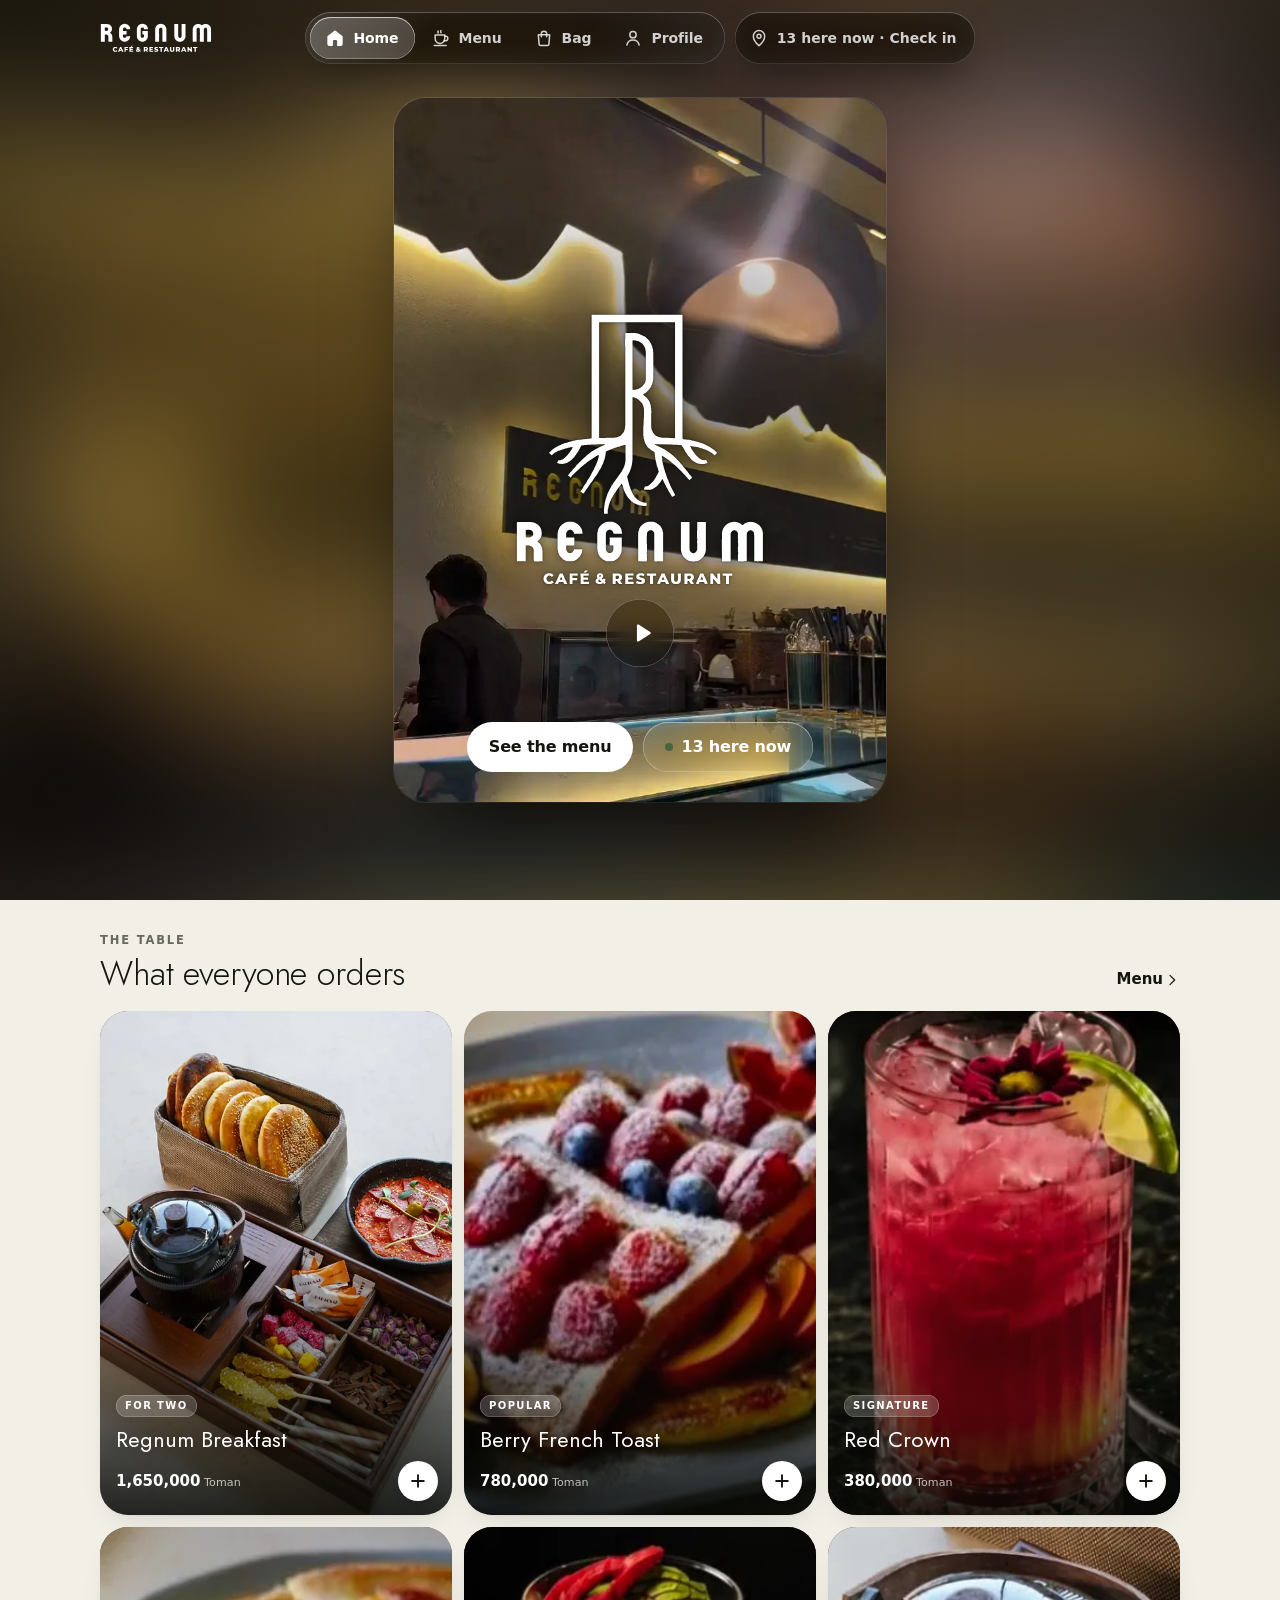
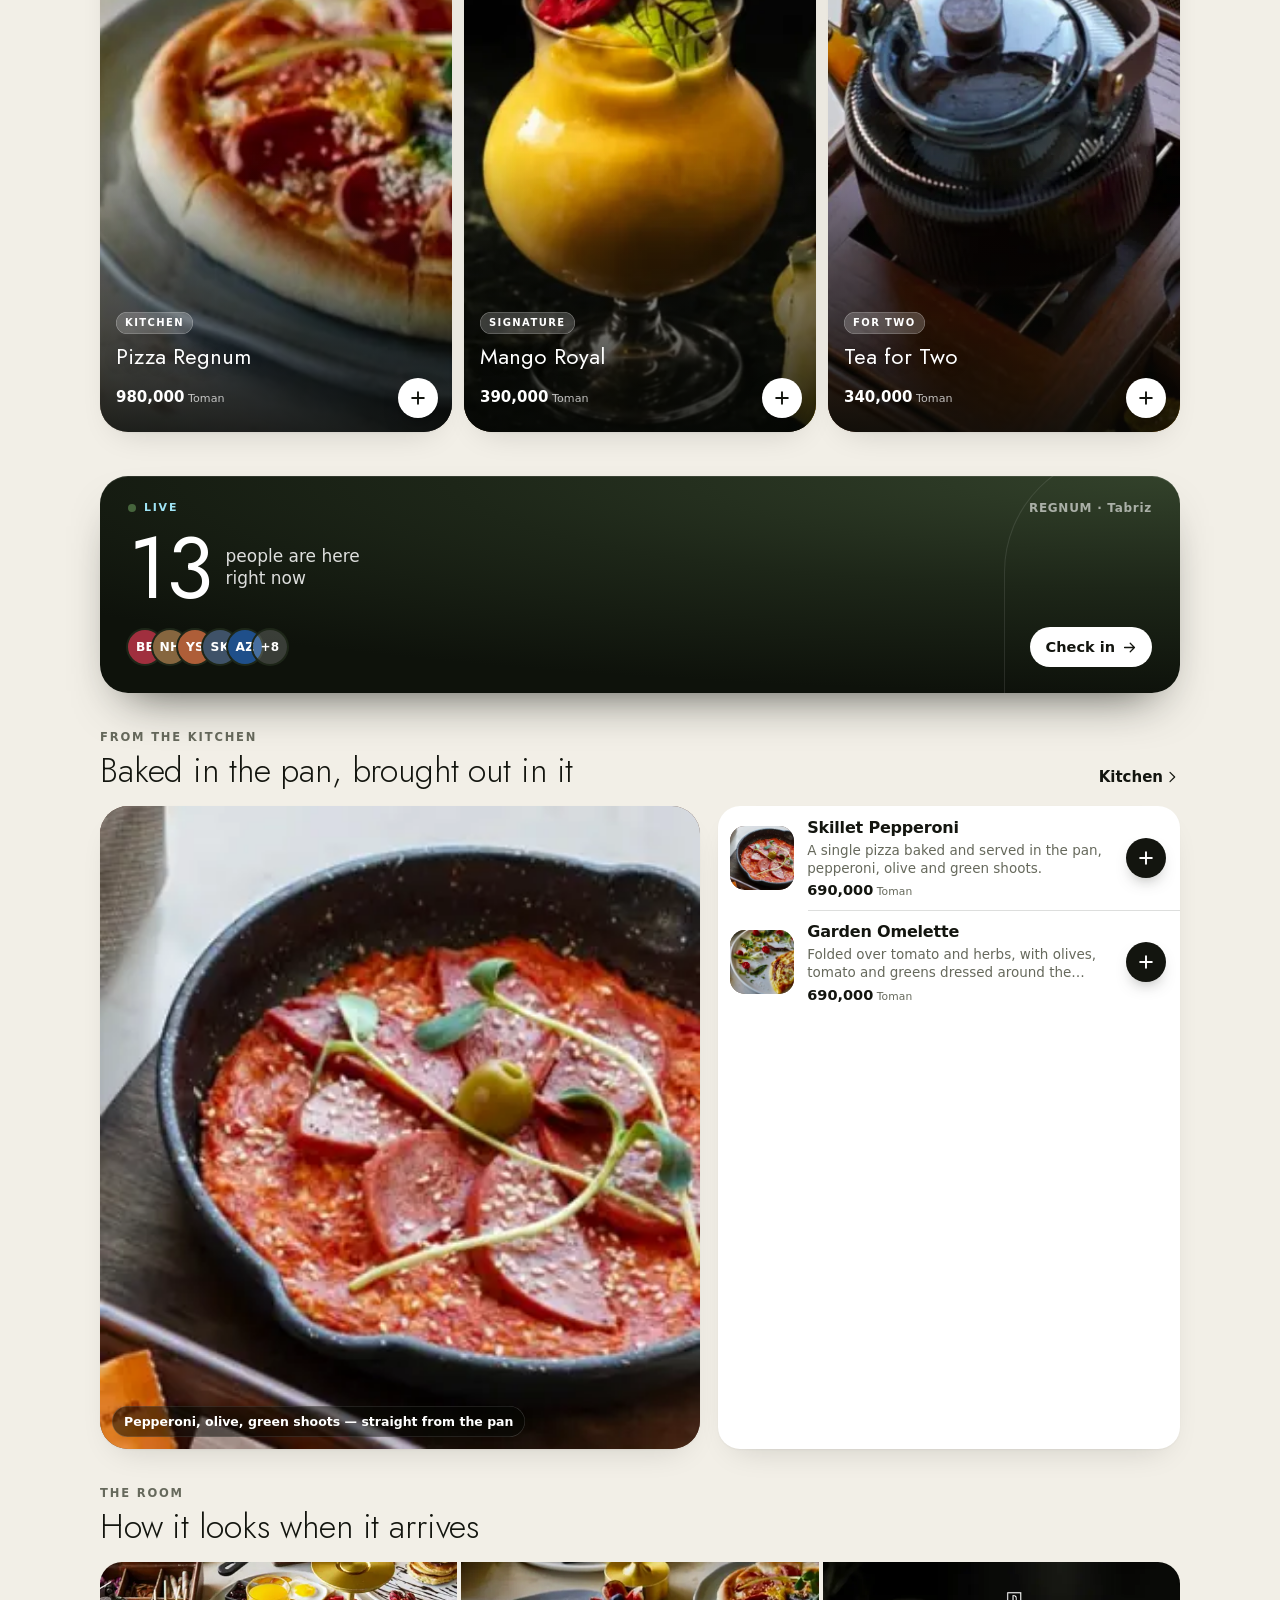
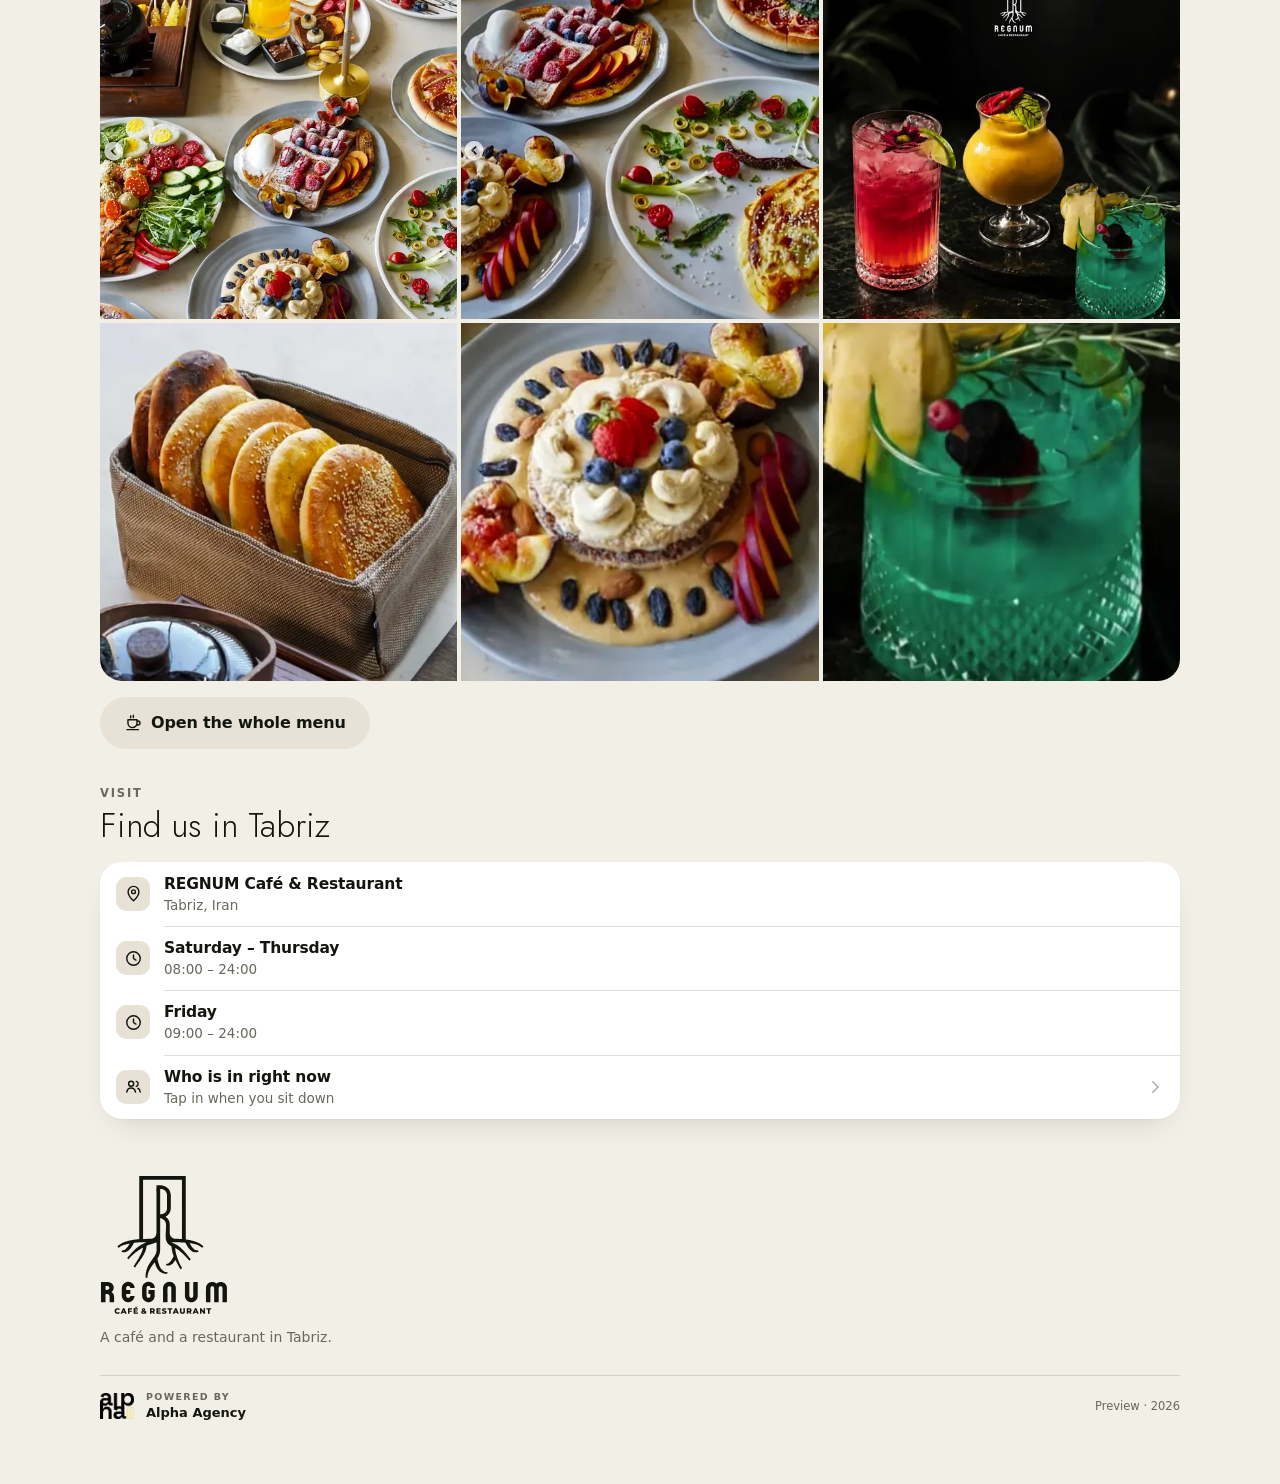
<file: index.html>
<!doctype html>
<html lang="en">
<head>
<meta charset="utf-8">
<meta name="viewport" content="width=device-width,initial-scale=1,viewport-fit=cover">
<title>REGNUM Café &amp; Restaurant — Tabriz</title>
<meta name="description" content="REGNUM Café &amp; Restaurant, Tabriz. The menu, your bag, and who is in the room right now.">
<meta name="robots" content="noindex,nofollow">
<meta name="theme-color" content="#F2EFE7" id="theme-color">
<meta name="color-scheme" content="light dark">
<meta name="apple-mobile-web-app-capable" content="yes">
<meta name="mobile-web-app-capable" content="yes">
<meta name="apple-mobile-web-app-status-bar-style" content="default">
<meta name="apple-mobile-web-app-title" content="REGNUM">
<meta property="og:type" content="website">
<meta property="og:title" content="REGNUM Café &amp; Restaurant">
<meta property="og:description" content="Tabriz. The menu, your bag, and who is in the room right now.">
<meta property="og:url" content="https://ilyatabrizi.github.io/regnum/">
<meta property="og:image" content="https://ilyatabrizi.github.io/regnum/assets/og.jpg">
<meta property="og:image:width" content="1200">
<meta property="og:image:height" content="630">
<meta name="twitter:card" content="summary_large_image">
<link rel="manifest" href="manifest.webmanifest">
<link rel="icon" href="assets/icons/favicon-32.png" type="image/png">
<link rel="apple-touch-icon" href="assets/icons/apple-touch-icon.png">
<link rel="preload" href="assets/fonts/jost.woff2" as="font" type="font/woff2" crossorigin>
<link rel="preload" href="assets/video/poster.webp" as="image" fetchpriority="high">
<link rel="stylesheet" href="css/app.css?v=19143c28a0">
<script>
  // Before anything paints: the theme the customer chose (or the phone's), whether
  // this is a reload (the logo then shows only briefly), and the scroll offset an
  // installed app would otherwise restore.
  (function () {
    var d = document.documentElement, pref = "system", warm = false;
    try { pref = localStorage.getItem("regnum.v1.theme") || "system"; } catch (e) {}
    try { warm = sessionStorage.getItem("regnum.v1.booted") === "1"; } catch (e) {}
    var dark = pref === "dark" || (pref !== "light" && matchMedia("(prefers-color-scheme: dark)").matches);
    d.setAttribute("data-theme", pref);
    d.setAttribute("data-mode", dark ? "dark" : "light");
    var m = document.getElementById("theme-color");
    if (m) m.setAttribute("content", dark ? "#0A0C08" : "#F2EFE7");
    d.className += " booting" + (warm ? " boot-warm" : "");
    if ("scrollRestoration" in history) history.scrollRestoration = "manual";
    // if the app never arrives, do not keep the page behind the opening screen
    setTimeout(function () {
      var b = document.getElementById("boot");
      if (b) { b.parentNode.removeChild(b); d.classList.remove("booting"); }
    }, 9000);
  })();
</script>
<!-- preload:start -->
<link rel="modulepreload" href="js/boot.js">
<link rel="modulepreload" href="js/brand.js">
<link rel="modulepreload" href="js/config.js">
<link rel="modulepreload" href="js/data.js">
<link rel="modulepreload" href="js/hero.js">
<link rel="modulepreload" href="js/icons.js">
<link rel="modulepreload" href="js/install.js">
<link rel="modulepreload" href="js/motion.js">
<link rel="modulepreload" href="js/photos.js">
<link rel="modulepreload" href="js/presence.js">
<link rel="modulepreload" href="js/reel.js">
<link rel="modulepreload" href="js/router.js">
<link rel="modulepreload" href="js/store.js">
<link rel="modulepreload" href="js/tabbar.js">
<link rel="modulepreload" href="js/theme.js">
<link rel="modulepreload" href="js/ui.js">
<link rel="modulepreload" href="js/util.js">
<link rel="modulepreload" href="js/views/bag.js">
<link rel="modulepreload" href="js/views/checkin.js">
<link rel="modulepreload" href="js/views/home.js">
<link rel="modulepreload" href="js/views/menu.js">
<link rel="modulepreload" href="js/views/order.js">
<link rel="modulepreload" href="js/views/profile.js">
<!-- preload:end -->
<script type="module" src="js/app.js?v=19143c28a0"></script>
</head>
<body>

<!-- boot:start -->
<div id="boot" aria-hidden="true"><div class="boot-logo"><svg class="logo" viewBox="0 0 1070 1169" fill="currentColor" focusable="false"><path fill-rule="evenodd" d="M717 8l-389 0 0 527-2 2-5 0-1 1-12 0-1 1-16 1-1 1-7 0-1 1-6 0-1 1-11 1-1 1-4 0-5 2-5 0-1 1-4 0-4 2-8 1-10 4-3 0-1 1-8 2-3 2-7 2-5 3-2 0-24 13-11 8-12 12 0 1 11 10 1 0 5-6 7-5 16-8 7-2 5-3 3 0 1-1 6-1 7-3 8-1 4-2 8-1 1-1 5 0 5-2 1 2-3 6-12 18-4 4-2 4-14 14-7 5-11 4-8 0-6 11 3 2 2 0 4 2 16 1 1-1 5 0 1-1 10-2 17-11 14-14 9-12 11-17 11-21 12-1 1-1 10 0 1-1 15 0 1-1 28 0 1-1 32 0 1 1-10 5-2 0-20 10-2 2-2 0-4 2-10 7-8 4-16 13-1 0-12 11-1 0-35 35-5 7-11 11-4 6-8 8 0 1-8 9 0 1 4 4 1 0 5 5 2 0 6-8 22-22 1 0 14-14 6-4 8-8 7-4 5-5 4-2 10-8 6-3 17-12 12-6 2 1-1 8-1 1 0 3-1 1 0 3-1 1 0 3-1 1-1 5-2 3 0 2-2 3-2 7-8 15 0 2-2 4-2 2-14 27-12 18-2 5-13 19-4 8-10 14 10 8 4 1 14-22 3-3 11-17 12-15 5-9 12-16 6-11 10-15 4-8 0-2 6-11 4-13 3-6 1-8 1-1 0-4 1-1 0-5 1-1 1-12 10-5 7-2 5-3 5-1 3-2 2 0 4-2 3 0 3-2 3 0 3-2 2 0 4-2 3 0 9-4 3 0 1-1 3 0 1-1 3 0 5-2 2 1 0 69-1 1 0 6-1 1-1 7-1 1-2 8-2 3 0 2-4 6-3 7-39 55-1 3-4 5-5 10-2 2-12 25-1 5-2 3 0 2-4 10 0 3-2 5 0 4-2 5-1 12-1 1 0 9-1 1 0 23 15 0 1-1 0-16 2-5 0-4 1-1 2-11 1-1 2-8 2-3 0-2 3-5 0-2 4-8 2-2 4-9 2-2 5-9 3-3 11-17 4-4 12-16 6 16 0 3 1 1 1 5 9 20 2 2 2 5 6 9 12 13 12 9 17 8 3 0 4 2 8 1 1 1 7 0 1 1 14 0 0-4 1-1 0-6-1-1 0-2-14-1-1-1-8-2-8-4-7-5-13-13-5-7-8-15 0-2-6-13 0-2-5-13-1-7-2-4 0-3-2-5 0-4-1-1 0-4-2-5 0-2 2-2 10-20 0-2 4-8 0-3 2-4 0-3 2-5 0-4 1-1 0-5 1-1 0-10 1-1 0-268 2-2 4 2 3 0 5 3 2 0 10 6 12 12 5 7 1 4 2 3 1 6 1 1 0 4 1 1 0 39-1 1-1 32-1 1 0 43 1 1 1 13 2 4 0 3 1 1 2 8 4 8 7 10 7 7 1 0 8 7 14 8 0 4 1 1 0 8 1 1 0 6 1 1 0 7 1 1 0 4 2 5 0 5 1 1 3 15 5 13 0 3 3 6 0 3-7 15-2 2-3 7-11 17-18 17-8 4-10 2-2 4 0 2-3 5 1 1 6 1 1 1 18 0 1-1 3 0 1-1 5-1 6-3 14-10 7-7 0-1 8-9 6-9 1-3 2-1 19 38 2 2 8 16 2 2 10 18 2 0 12-7-22-43 0-2-6-12-1-5-5-10 0-2-2-3-4-14-3-6 0-3-1-1 0-2-2-4 0-3-2-4 0-3-2-4 0-3-1-1 0-3-2-5 0-4-1-1 0-4-1-1 0-4-1-1 0-10-1-1 0-9 1-1 29 19 24 21 1 0 32 31 0 1 14 14 0 1 16 17 0 1 11-10 1 0-1-3-5-7-5-5-10-14-5-5 0-1-9-10-4-6-13-14 0-1-15-15 0-1-17-16-1 0-6-6-26-18-32-16-2 0-5-3-4-1-1-1 1-1 75 1 1 1 21 0 1 1 13 0 1 1 3 0 2 2 2 5 2 2 10 19 3 3 8 13 9 10 0 1 9 9 13 9 11 5 8 1 1 1 19 0 1-1 7-1 6-3 0-1-6-11-4 0-1 1-11-1-1-1-5-1-2-2-6-3-14-14-6-9-4-4-5-9-2-2-5-10-2-2 0-2 1-1 2 1 6 0 1 1 6 0 1 1 5 0 5 2 4 0 1 1 3 0 11 4 7 1 3 2 8 2 9 5 4 1 2 2 10 5 6 4 9 8 1 0 9-9 2-1-12-12-20-14-27-13-2 0-3-2-2 0-19-7-3 0-1-1-3 0-1-1-3 0-5-2-4 0-1-1-3 0-5-2-4 0-1-1-6 0-1-1-5 0-1-1-14-1-3-3 1-1-1-1zM510 117l1 1 6 0 1 1 4 0 1 1 6 1 14 9 5 5 8 13 0 2 2 3 1 10 1 1 0 122-1 1 0 4-1 1-1 5-3 6-10 12-7 5-10 5-6 1-1 1-4 0-1 1-7 0-1 1-3 0-1-1 0-209 2-2zM361 40l323 0 1 1 0 494-1 1-6 0-1-1-18 0-1-1-28 0-1-1-6 0-1-1-7-1-12-6-11-11-7-14-1-9-1-1 0-63 1-1 0-6-1-1 0-12-1-1-1-11-1-1 0-3-1-1-2-8-7-12-9-10 0-1-1 0-12-10 8-6 3-1 14-13 9-13 7-17 0-4 1-1 0-4 1-1 0-7 1-1 0-112-1-1 0-11-1-1 0-3-1-1-2-10-7-15-6-9-12-12-8-6-5-2-6-4-2 0-11-5-3 0-5-2-5 0-1-1-44 0 0 24-1 1 0 29 1 1 0 343-1 1 0 8-1 1-2 10-4 8-11 12-6 3-2 2-2 0-3 2-3 0-4 2-6 0-1 1-36 0-1 1-28 0-1-1 0-493z"/><path fill-rule="evenodd" d="M710 895l0 120 1 1 0 5 1 1 1 6 6 12 3 4 13 12 10 5 6 1 1 1 5 0 1 1 9 0 1-1 6 0 1-1 4 0 1-1 5-1 10-6 11-11 8-14 0-2 2-4 0-4 1-1 0-122-1-1-36 0 0 36-1 1 0 32 1 1 0 10-1 1 0 6 1 1 0 16-1 1 0 3 1 1 0 7-4 10-4 4-7 3-3 0-1-1-5-1-6-6-2-4 0-4-1-1 0-116zM9 895l0 2-1 1 0 165 38 0 0-67 1-1 15 0 9 4 6 6 3 7 0 45 1 1 0 5 4 0 1 1 20 0 1-1 9 0 1 1 1-1 0-46-1-1-1-10-1-1-1-5-5-9-3-4-10-9 11-11 6-12 2-15-1-1-1-10-4-10-4-6-8-8-13-7-6-1-1-1-6 0-1-1zM47 929l4 0 1-1 10 0 1 1 3 0 5 2 5 5 1 5 1 1 0 5-2 5-6 6-4 2-3 0-1 1-15-1-1-1 0-29zM899 911l-6 8-4 8 0 2-2 4 0 4-1 1 0 29-1 1 1 95 2 0 1 1 31 0 1-1 1 1 1-1 0-119 1-1 1-5 5-5 6-3 5 0 7 3 3 3 3 6 0 27 1 1 0 3-1 1 0 9 1 1 0 17-1 1 0 20 1 1 0 11-1 1 0 25 1 1 0 2 4 0 1 1 21 0 1-1 10 0 0-118 3-8 7-6 3 0 1-1 5 0 1 1 2 0 6 5 3 5 0 8 1 1 0 113 11 0 1 1 6 0 1-1 9 0 1 1 2 0 1-1 5 0 0-124-1-1 0-5-1-1-1-5-2-3 0-2-8-11-5-5-14-8-2 0-4-2-3 0-1-1-8 0-1-1-2 0-1 1-9 0-1 1-8 2-6 3-8 6-2 0-7-5-10-5-3 0-4-2-14-1-1 1-6 0-1 1-7 1-10 5-6 4zM560 897l-10 5-12 11-7 12-1 6-2 4 0 5-1 1 0 122 37 1 0-6 1-1 0-10-1-1 0-4 1-1 0-9-1-1 0-8 1-1 0-32-1-1 0-18 1-1-1-1 0-16 1-1 0-10 3-6 3-3 6-3 8 0 4 2 6 6 0 2 1 1 0 122 2 0 1 1 9 0 1-1 12 0 1 1 8-1 1 1 1-1 2 0 0-124-1-1 0-3-1-1 0-3-1-1-1-5-7-12-8-8-13-8-2 0-4-2-3 0-1-1-5 0-1-1-17 1-1 1-3 0-3 2zM399 893l-1 1-9 1-14 7-11 10-8 13-2 10-1 1 0 5-1 1 0 69 1 1 0 7 1 1 0 4 1 1 1 5 6 11 8 9 8 6 14 6 3 0 1 1 19 0 1-1 3 0 1-1 5-1 13-8 10-11 1-3 3-4 0-2 2-3 0-2 2-4 0-5 1-1 0-55-1-1-50 0-1 1 0 7 1 1 0 4-1 1 0 18 2 2 13 0 1 1 0 17-1 1-1 5-2 3-7 5-9 0-1-1-2 0-7-7 0-2-2-4 0-71 1-1 0-2 2-4 4-4 6-3 7 0 6 3 5 6 2 8 36 0 0-7-1-1 0-4-1-1-1-6-4-8-4-6-7-7-9-6-13-5-5 0-1-1zM228 893l-1 1-10 2-14 8-9 9-6 9 0 2-2 3 0 2-2 4 0 3-1 1 0 7-1 1 0 67 1 1 1 10 7 16 7 8 0 1 1 0 5 5 6 4 12 5 4 0 1 1 18 0 1-1 3 0 1-1 5-1 9-5 12-11 5-7 4-8 0-2 2-4 0-4 1-1 0-7-35 0-3 8-7 7-2 0-1 1-9 0-4-2-4-4-2-3 0-2-2-4 0-16 2-2 2 1 30 0 1-1 0-32-1-1-33 0-1-1 0-17 1-1 0-3 6-8 7-3 6 0 5 2 6 6 2 4 0 4 1 1 35 0 1-1 0-6-1-1-1-8-4-9-3-3-2-4-9-9-12-7-2 0-7-3-5 0-1-1z"/><path fill-rule="evenodd" d="M889 1115l0 9 1 1 12 0 1 1 0 33 1 1 11 0 1-1 0-33 1-1 12 0 1-1 0-8-1-1zM836 1115l0 44 1 1 11 0 0-21 1-1 6 6 0 1 6 6 2 4 5 5 10 0 1-1 0-2-1-1 0-4 1-1 0-5-1-1 0-30-12 0 0 21-1 1-10-11-8-11zM793 1115l-2 3-3 10-5 9 0 2-4 7 0 2-3 5 0 2-2 4 2 0 1 1 9 0 2-3 1-4 2-2 17 0 2 2 1 4 2 3 12-1-1-4-2-3 0-2-3-5 0-2-4-7 0-2-6-11 0-2-3-6zM799 1129l2 1 0 2 4 8-2 2-8 0-1-1 1-4 2-3 0-2zM725 1115l0 44 1 1 11 0 1-1 0-10 2-2 4 0 9 13 9 0 1-1 2 0 1 1-1-3-7-10 0-2 5-4 2-4 0-4 1-1-1-7-3-5-4-3-5-2zM738 1126l1-1 10 0 3 3 1 4-1 2-5 4-7 0-2-2zM668 1115l0 30 1 1 1 5 5 6 7 3 15 0 5-2 5-5 3-8 0-30-12 0-1 1 0 11 1 1 0 11-1 1 0 4-4 5-2 0-1 1-5-1-4-5 0-29zM627 1115l-2 4 0 2-8 16 0 2-6 11 0 2-3 7 11 1 2-1 1-4 3-4 17 0 5 9 11 0 2-1-15-31 0-2-3-5-1-5-1-1zM633 1130l2 1 1 4 3 5-2 2-8 0-1-1 2-4 0-2zM564 1115l0 9 2 0 1 1 10 0 1 1 0 33 1 1 11 0 1-1 0-33 1-1 12 0 1-1-1-1 0-8zM472 1115l0 45 35 0 1-1 0-8-1-1-21 0-2-2 0-5 1-1 3 0 1-1 15 0 0-9-18 0-2-2 0-4 2-2 21 0 0-9zM418 1115l0 44 1 1 11 0 1-1 0-3-1-1 1-1 0-6 1-1 4 0 10 13 13 0-9-14 6-6 2-4 0-9-2-5-4-4-7-3zM431 1126l1-1 10 0 3 3 0 6-5 4-7 0-2-2zM281 1115l-1 1 0 7 1 1 0 35 2 1 33 0 1-1 0-9-22 0-2-2 0-5 1-1 18 0 1-1 0-8-1-1-18 0-1-1 0-5 2-2 1 1 14 0 1-1 5 0 0-8-1-1zM268 1115l-34 0-1 1 1 1 0 43 12 0 0-15 1-1 19 0 0-9-2-1-17 0-1-1 0-7 2-2 20 1zM191 1115l0 2-5 9 0 2-4 7 0 2-10 20 0 3 11 0 2-1 1-4 3-4 17 0 2 2 0 2 2 4 2 1 11 0 1-1-2-2-2-7-7-13 0-2-3-5 0-2-2-3 0-2-2-3-1-4-1-1zM197 1130l2 1 1 4 3 5-2 2-7 0-1-1 0-3zM532 1114l-7 3-4 4-2 4 0 7 4 6 9 4 7 1 5 4-5 4-4 0-1-1-4 0-8-4-4 8 0 2 3 2 6 1 1 1 16 0 1-1 5-1 5-5 1-5 1-1-1-2 0-4-3-4-5-3-11-2-5-3 0-3 3-2 8 0 8 3 1-4 3-5-3-2-2 0-4-2zM355 1116l-5 6 0 8 3 5-2 1-6 7 0 9 1 2 3 3 7 3 13 0 5-2 2-2 1 0 4 4 3-1 4-5 0-2-3-3 0-3 2-4 0-4-8-2-1 1 0 2-2 2-3-2-2-3 3-2 3-4 0-2 1-1-1-7-4-4-5-2-8 0zM357 1145l1-2 3-2 2 3 6 5-2 2-7 0-3-3zM366 1122l2 2 0 2-4 4-3-2-1-3 3-3zM137 1115l-6 3-4 4-4 7 0 3-1 1 0 9 1 1 1 5 8 9 7 3 15 0 7-3 5-5-8-7-4 3-5 2-4 0-6-3-4-6 0-8 7-8 3 0 1-1 6 1 6 5 7-7 0-1-5-5-4-2-3 0-1-1-11 0-1 1zM293 1111l10 0 10-9-13 0z"/></svg></div></div>
<!-- boot:end -->

<!-- Top bar: back on a pushed screen, the page title once its large title has scrolled under, the lockup on Home. -->
<header id="bar" class="bar">
  <button class="bar-btn" id="bar-back" type="button" aria-label="Back" hidden></button>
  <a class="bar-logo" id="bar-logo" href="#/" aria-label="REGNUM — home"></a>
  <span class="bar-title" id="bar-title" aria-hidden="true"></span>
</header>

<main id="view" class="view"></main>

<!-- Four places on one capsule of glass; the lens under the current one slides. Check-in stands apart. -->
<nav id="tabbar" class="tabbar" aria-label="Primary" data-tone="light">
  <div class="tabs" id="tabs">
    <span class="tabs-lens" id="tabs-lens" aria-hidden="true"></span>
    <div class="tabs-row" id="tabs-row">
      <a class="tab" draggable="false" data-tab="home" href="#/"><span class="tab-ico"></span><span class="tab-l">Home</span></a>
      <a class="tab" draggable="false" data-tab="menu" href="#/menu"><span class="tab-ico"></span><span class="tab-l">Menu</span></a>
      <a class="tab" draggable="false" data-tab="bag" href="#/bag"><span class="tab-ico"></span><span class="tab-l">Bag</span><span class="tab-badge" id="bag-badge" aria-hidden="true"></span></a>
      <a class="tab" draggable="false" data-tab="profile" href="#/profile"><span class="tab-ico"></span><span class="tab-l">Profile</span></a>
    </div>
  </div>
  <a class="ci-btn" id="ci-btn" href="#/checkin" aria-label="Check in" data-in="0">
    <svg class="ci-ring" viewBox="0 0 64 64" aria-hidden="true"><circle class="ci-ring-fill" cx="32" cy="32" r="30" pathLength="1000"/></svg>
    <span class="ci-ico" id="ci-ico"></span>
    <span class="ci-l" id="ci-l">Check in</span>
    <span class="ci-wide" id="ci-wide">Check in</span>
    <span class="ci-count" id="ci-count" aria-hidden="true"></span>
  </a>
</nav>

<div id="sheet-root"></div>
<div id="toast-root" aria-live="polite" aria-atomic="true"></div>

<noscript><p style="padding:24px;font:15px/1.5 system-ui">REGNUM needs JavaScript to run.</p></noscript>
</body>
</html>
</file>
<file: css/app.css>
/* REGNUM Café & Restaurant — the design system.

   Stone and ink. The page is the colour of the marble their counters are cut
   from; the ink is the warm near-black of the table the drinks stand on. Their
   green — the leaf green of the banquettes, #46653C — is deliberately NOT the
   colour of the interface. It is held back for two jobs and no others: what the
   hand is touching (hover, press, focus, selection) and what is alive right now
   (the live dot, the room count, the hour you have left). Everything a green
   brand usually stains — buttons, tabs, links, headings, tiles — is ink. The
   photographs and the reel carry the colour instead.

   One display face, Jost, built on the same rounded geometry as their lockup,
   for the words that speak for the house; the phone's own face for everything
   that works.

   Glass is iOS's: thin and genuinely see-through — a small blur with a big
   saturation lift, clamped with brightness so type holds over anything that
   passes under it. Over the reel it turns dark; over the page it is the
   theme's own. Nothing that carries glass ever sits inside a transformed or
   filtered ancestor: that would leave it blurring nothing. */

@font-face { font-family: "Jost"; src: url("../assets/fonts/jost.woff2") format("woff2"); font-weight: 100 900; font-display: swap; }

/* ------------------------------------------------------------------ tokens */
:root {
  --paper: #F2EFE7;                 /* their marble, lightened to paper */
  --paper-2: #E8E3D7;
  --card: #FFFFFF;
  --sheet: #F7F5EE;
  --tint: #E7E2D5;                  /* glyph tiles, steppers, soft buttons */
  --ink: #13150F;                   /* the warm near-black of their table */
  --ink-2: #45483D;
  --ink-3: #66695C;                 /* 5.1:1 on paper */
  --ink-4: #A5A79A;
  --line: rgba(19, 21, 15, .08);
  --line-2: rgba(19, 21, 15, .14);
  --accent: #13150F;                /* links, selected tabs, glyphs — ink, not green */
  --on-light: #13150F;              /* type on a surface that is white in BOTH themes —
                                       a card's add button, the room's CTA, the badge over
                                       the reel. It must not follow --ink, which turns cream
                                       at night and would vanish. Defined once, never flipped. */
  --accent-soft: rgba(19, 21, 15, .07);
  --primary: #13150F;               /* buttons */
  --on-primary: #FFFFFF;
  --live: #46653C;                  /* alive things only: the room, your hour, the dot */
  --live-ink: #3B5632;              /* 6.3:1 on paper, for green set as words */
  --live-soft: rgba(70, 101, 60, .12);
  --on-live: #FFFFFF;               /* what sits ON their green. By day the green is dark
                                       enough for white; at night it is lifted to stay
                                       legible on black, and white on THAT is 2.4:1 — so
                                       this flips to ink instead of staying white. */
  --danger: #A3342B;
  --scrim: rgba(10, 12, 8, .38);
  --room-a: #33422B; --room-b: #1D2618; --room-c: #0E120B;
  color-scheme: light;

  --glass-bg: rgba(255, 255, 255, .56);
  --glass: blur(12px) saturate(190%) brightness(1.07);
  --glass-strong: blur(20px) saturate(190%) brightness(1.06);
  --glass-edge: inset 0 0 0 .5px rgba(255, 255, 255, .8), inset 0 1px 0 rgba(255, 255, 255, .9), 0 0 0 .5px rgba(19, 21, 15, .09);
  --glass-shadow: 0 14px 36px -12px rgba(19, 21, 15, .3), 0 2px 8px rgba(19, 21, 15, .05);
  --sheen: 1;

  --display: "Jost", "Futura", "Avenir Next", "Century Gothic", "Trebuchet MS", system-ui, sans-serif;
  --sans: -apple-system, BlinkMacSystemFont, "SF Pro Text", "SF Pro Display", "Helvetica Neue", "Segoe UI", Roboto, system-ui, sans-serif;

  --r-xl: 28px; --r-lg: 22px; --r-md: 16px; --r-sm: 12px;
  --shadow-card: 0 1px 2px rgba(19, 21, 15, .04), 0 14px 34px -18px rgba(19, 21, 15, .2);
  --ease-out: cubic-bezier(.22, 1, .36, 1);
  --spring: cubic-bezier(.34, 1.45, .64, 1);
  --spring-soft: cubic-bezier(.3, 1.18, .5, 1);
  --spring-sheet: cubic-bezier(.2, 1.08, .32, 1);

  --safe-t: env(safe-area-inset-top, 0px);
  --safe-b: env(safe-area-inset-bottom, 0px);
  --bar-h: 52px;
  --tabs-h: 62px;
  --tabs-gap: 12px;
  --tabs-pad: 6px;
  --group-w: min(calc(100vw - 28px), 440px);
  --clear-b: calc(var(--tabs-h) + var(--tabs-gap) + var(--safe-b) + 34px);
  --wrap: 1120px;
  --narrow: 720px;
}

/* Night at REGNUM: the green-black of the marble in their own photograph, not
   grey. Cream does what ink does by day, and the green lifts to stay legible. */
:root[data-mode="dark"] {
  color-scheme: dark;
  --paper: #0A0C08; --paper-2: #12150E; --card: #171A12; --sheet: #14180F; --tint: #22261A;
  --ink: #F1EFE4; --ink-2: #C6C6B6; --ink-3: #949585; --ink-4: #5A5C4E;
  --line: rgba(241, 239, 228, .08); --line-2: rgba(241, 239, 228, .14);
  --accent: #E3E0D0; --accent-soft: rgba(227, 224, 208, .1);
  --primary: #EDEADB; --on-primary: #13150F;
  --live: #8CB278; --live-ink: #A6C893; --live-soft: rgba(140, 178, 120, .16); --on-live: #13150F;
  --danger: #E58C82;
  --scrim: rgba(0, 0, 0, .55);
  --room-a: #3C4E33; --room-b: #1F291A; --room-c: #0C1009;
  --glass-bg: rgba(22, 29, 42, .44);
  --glass: blur(12px) saturate(170%) brightness(.66);
  --glass-strong: blur(20px) saturate(170%) brightness(.6);
  --glass-edge: inset 0 0 0 .5px rgba(255, 255, 255, .12), inset 0 1px 0 rgba(255, 255, 255, .1), 0 0 0 .5px rgba(0, 0, 0, .5);
  --glass-shadow: 0 16px 38px -12px rgba(0, 0, 0, .75);
  --shadow-card: 0 0 0 .5px rgba(241, 239, 228, .06), 0 16px 36px -18px rgba(0, 0, 0, .75);
  --sheen: .3;
}

html.theming, html.theming *, html.theming *::before, html.theming *::after {
  transition: background-color .45s ease, color .45s ease, border-color .45s ease, fill .45s ease, box-shadow .45s ease !important;
}

/* ------------------------------------------------------------------- base */
*, *::before, *::after { box-sizing: border-box; }
html { overflow-x: clip; background: var(--paper); -webkit-text-size-adjust: 100%; }
html.booting, html.sheet-open { overflow: hidden; }
body {
  margin: 0; min-height: 100svh; background: var(--paper); color: var(--ink);
  font: 400 16px/1.45 var(--sans); -webkit-font-smoothing: antialiased; -moz-osx-font-smoothing: grayscale;
  -webkit-tap-highlight-color: transparent; overscroll-behavior-y: none;
}
img, svg, video, canvas { display: block; max-width: 100%; }
button, input, textarea, select { font: inherit; color: inherit; }
button { background: none; border: 0; padding: 0; margin: 0; cursor: pointer; touch-action: manipulation; }
a { color: inherit; text-decoration: none; }
ul, ol { list-style: none; margin: 0; padding: 0; }
h1, h2, h3, h4, p, figure, figcaption, fieldset { margin: 0; }
[hidden] { display: none !important; }
:focus { outline: none; }
:focus-visible { outline: 2px solid var(--live); outline-offset: 3px; border-radius: 10px; }
::selection { background: var(--live-soft); }
.sr { position: absolute; width: 1px; height: 1px; overflow: hidden; clip: rect(0 0 0 0); white-space: nowrap; }

/* ------------------------------------------------------------- typography
   Jost is a geometric sans, so the display sizes take a LIGHT weight and open
   tracking rather than a serif's regular: 300 at 29px and up is where their own
   monoline lettering lives, and it keeps a large title quiet next to the
   photographs instead of shouting over them. */
.lt { font: 300 39px/1.05 var(--display); letter-spacing: -.005em; color: var(--ink); }
.d1 { font: 300 47px/1.02 var(--display); letter-spacing: -.012em; }
.d2 { font: 300 30px/1.12 var(--display); letter-spacing: -.004em; }
.d3 { font: 400 21px/1.22 var(--display); letter-spacing: .002em; }
.t2 { font: 700 21px/1.2 var(--sans); letter-spacing: -.02em; }
.t3 { font: 600 17px/1.3 var(--sans); letter-spacing: -.012em; }
.eyebrow { font: 600 11.5px/1.2 var(--sans); letter-spacing: .16em; text-transform: uppercase; color: var(--ink-3); }
.body { font-size: 16px; line-height: 1.5; color: var(--ink-2); }
.small { font-size: 14px; line-height: 1.45; color: var(--ink-2); }
.tiny { font-size: 12.5px; line-height: 1.5; color: var(--ink-3); }
.money { font-variant-numeric: tabular-nums lining-nums; }
small.cur { font-size: .74em; font-weight: 500; margin-left: .32em; color: var(--ink-3); letter-spacing: .01em; }
.sec-t { font: 600 12.5px/1 var(--sans); letter-spacing: .13em; text-transform: uppercase; color: var(--ink-3); margin: 0 4px 12px; }

/* ----------------------------------------------------------------- layout */
.wrap { width: 100%; max-width: var(--wrap); margin: 0 auto; padding: 0 20px; }
.wrap.narrow { max-width: var(--narrow); }
.view { min-height: 100svh; padding-bottom: var(--clear-b); transition: transform .5s var(--spring-sheet), filter .4s; }
/* backwards, not both: a filled end state is an identity transform, and an ancestor
   with any transform leaves the glass inside it blurring nothing */
.screen { animation: viewIn .36s var(--ease-out) backwards; }
.screen.pad-top { padding-top: calc(var(--bar-h) + var(--safe-t) + 4px); }
.ph { padding: 6px 0 18px; }
.ph-sub { margin-top: 8px; font-size: 15.5px; line-height: 1.45; color: var(--ink-3); max-width: 34em; }
.sec { margin-top: 38px; }
.sec-head { display: flex; align-items: flex-end; justify-content: space-between; gap: 14px; margin-bottom: 16px; }
.sec-head .eyebrow { margin-bottom: 7px; }
.link { display: inline-flex; align-items: center; gap: 1px; padding-bottom: 5px; font: 600 15px/1 var(--sans); color: var(--accent); white-space: nowrap; }
.link svg { width: 16px; height: 16px; }
.rv { opacity: 0; transform: translateY(18px); transition: opacity .7s var(--ease-out), transform .8s var(--ease-out); }
.rv.in { opacity: 1; transform: none; }
.pic { background-color: var(--tone, var(--tint)); object-fit: cover; }

/* ------------------------------------------------------- their green, here
   The whole reason the interface is stone and ink: so that the moment a cursor
   lands on something, REGNUM's own colour arrives and means "this one". Guarded
   by (hover: hover) — a finger has no hover, and on a phone a sticky :hover
   would leave the last thing tapped standing in green. The press and focus
   states below carry the same colour to a touch screen. */
@media (hover: hover) and (pointer: fine) {
  .btn:hover:not([disabled]) { background: var(--live); color: var(--on-live); }
  .btn--soft:hover, .btn--light:hover { background: var(--live-soft); color: var(--live-ink); }
  .btn--danger:hover { background: var(--danger); filter: brightness(1.1); }
  .add:hover { background: var(--live); color: var(--on-live); }
  .card:hover .add, .mrow:hover .add { background: var(--live); color: var(--on-live); }
  .link:hover { color: var(--live-ink); }
  .row--tap:hover, .mrow:hover { background: var(--live-soft); }
  .row--tap:hover .row-ico, .mrow:hover .glyph { color: var(--live-ink); }
  .row--tap:hover .row-go { color: var(--live); }
  .chip:hover:not([aria-pressed="true"]) { background: var(--live-soft); color: var(--live-ink); }
  .tab:hover:not([aria-current="page"]), .ci-btn:hover:not([aria-current="page"]):not([data-in="1"]) { color: var(--live-ink); }
  .tabbar[data-tone="dark"] .tab:hover:not([aria-current="page"]) { color: #fff; }
  .frame-tile:hover .pic, .feature:hover .pic { transform: scale(1.05); }
  .frame-tile:hover { box-shadow: 0 0 0 2px var(--live); }
  .person:hover { background: var(--live-soft); }
}
/* a finger gets the same colour, on press */
.btn:active:not([disabled]) { background: var(--live); color: var(--on-live); }
.add:active { background: var(--live); color: var(--on-live); }
.row--tap:active, .mrow:active, .chip:active:not([aria-pressed="true"]) { background: var(--live-soft); }

/* ----------------------------------------------------------------- top bar */
.bar {
  position: fixed; inset: 0 0 auto; z-index: 40; height: calc(var(--bar-h) + var(--safe-t));
  padding: var(--safe-t) 12px 0; display: flex; align-items: center; gap: 8px;
  color: var(--ink); pointer-events: none;
}
.bar > * { pointer-events: auto; }
.bar::before {
  content: ""; position: absolute; inset: 0; z-index: -1; opacity: 0; transition: opacity .28s;
  background: var(--glass-bg); -webkit-backdrop-filter: var(--glass-strong); backdrop-filter: var(--glass-strong);
  box-shadow: 0 .5px 0 var(--line-2);
}
.bar.solid::before { opacity: 1; }
.bar.over-hero { color: #fff; }
.bar-logo {
  position: absolute; left: 50%; top: calc(var(--safe-t) + var(--bar-h) / 2); width: 96px;
  transform: translate(-50%, -50%) translateY(4px); color: var(--ink); opacity: 0; pointer-events: none;
  transition: opacity .25s, transform .35s var(--ease-out);
}
.bar-logo .logo { width: 100%; height: auto; display: block; }
:root[data-mode="dark"] .bar-logo { color: var(--ink); }
body[data-route="home"] .bar.solid .bar-logo { opacity: 1; transform: translate(-50%, -50%); pointer-events: auto; }
.bar-title {
  position: absolute; left: 50%; top: calc(var(--safe-t) + var(--bar-h) / 2); max-width: 56%;
  transform: translate(-50%, -50%) translateY(6px); opacity: 0; pointer-events: none;
  font: 600 16.5px/1 var(--sans); letter-spacing: -.012em; white-space: nowrap; overflow: hidden; text-overflow: ellipsis;
  transition: opacity .22s, transform .25s var(--ease-out);
}
.bar.titled .bar-title { opacity: 1; transform: translate(-50%, -50%); }
.bar-btn {
  width: 40px; height: 40px; border-radius: 50%; display: grid; place-items: center; flex: none; color: inherit;
  background: var(--glass-bg); -webkit-backdrop-filter: var(--glass); backdrop-filter: var(--glass);
  box-shadow: var(--glass-edge), 0 6px 18px -8px rgba(19, 21, 15, .3); transition: transform .18s var(--ease-out);
}
.bar-btn:active { transform: scale(.9); }
.bar-btn svg { width: 21px; height: 21px; }
.bar-ig { margin-left: auto; }
.bar.over-hero .bar-btn {
  background: rgba(10, 12, 8, .26); -webkit-backdrop-filter: blur(12px) saturate(180%) brightness(.72); backdrop-filter: blur(12px) saturate(180%) brightness(.72);
  box-shadow: inset 0 0 0 .5px rgba(255, 255, 255, .24), inset 0 1px 0 rgba(255, 255, 255, .2), 0 6px 18px -8px rgba(0, 0, 0, .4);
}

/* ---------------------------------------------------------------- tab bar */
.tabbar {
  --tab-fg: var(--ink-2); --tab-on: var(--accent); --lens-bg: rgba(19, 21, 15, .085);
  --lens-drag: rgba(255, 255, 255, .45); --badge-bg: var(--primary); --badge-fg: var(--on-primary);
  position: fixed; z-index: 45; left: 0; right: 0; bottom: calc(var(--safe-b) + var(--tabs-gap));
  display: flex; align-items: center; gap: 10px; padding-left: calc((100vw - var(--group-w)) / 2);
  pointer-events: none;
}
.tabbar > * { pointer-events: auto; }
:root[data-mode="dark"] .tabbar { --tab-fg: rgba(241, 239, 228, .72); --tab-on: #FFFFFF; --lens-bg: rgba(255, 255, 255, .14); --lens-drag: rgba(255, 255, 255, .24); }
.tabs {
  position: relative; flex: none; height: var(--tabs-h); width: calc(var(--group-w) - var(--tabs-h) - 10px);
  padding: var(--tabs-pad); border-radius: 999px; overflow: hidden; touch-action: none;
  background: var(--glass-bg); -webkit-backdrop-filter: var(--glass-strong); backdrop-filter: var(--glass-strong);
  box-shadow: var(--glass-edge), var(--glass-shadow);
  transition: width .55s var(--spring-soft), background-color .35s, box-shadow .35s;
}
.tabs::after { /* the specular sweep that makes glass read as glass rather than frosted plastic */
  content: ""; position: absolute; inset: 0; border-radius: inherit; pointer-events: none; z-index: 2;
  background: linear-gradient(118deg, rgba(255, 255, 255, .55) 0%, rgba(255, 255, 255, 0) 30%, rgba(255, 255, 255, 0) 66%, rgba(255, 255, 255, .24) 100%);
  mix-blend-mode: soft-light; opacity: var(--sheen);
}
/* the row keeps the open bar's width whatever the capsule is doing — so folding
   clips the tabs instead of squeezing them (and never feeds a shrunk tab back
   into the measurement) */
.tabs-row {
  position: relative; z-index: 1; height: 100%; display: grid; grid-template-columns: repeat(4, 1fr);
  width: calc(var(--group-w) - var(--tabs-h) - 10px - var(--tabs-pad) * 2);
  transform: translateX(var(--row-x, 0px)); transition: transform .55s var(--spring-soft);
}
.tabs-lens {
  position: absolute; z-index: 0; top: var(--tabs-pad); left: var(--tabs-pad); height: calc(100% - var(--tabs-pad) * 2);
  width: var(--lens-w, 0px); border-radius: 999px; background: var(--lens-bg); opacity: 0;
  box-shadow: inset 0 0 0 .5px rgba(255, 255, 255, .5), inset 0 1px 0 rgba(255, 255, 255, .55);
  transform: translateX(var(--lens-x, 0px));
  transition: transform .55s var(--spring), width .3s var(--ease-out), opacity .2s, scale .3s var(--spring), background-color .25s;
}
.tabbar[data-ready="1"] .tabs-lens { opacity: 1; }
.tabbar.no-lens .tabs-lens { opacity: 0 !important; }
.tabbar.dragging .tabs-lens {
  transition: width .3s var(--ease-out), scale .3s var(--spring), background-color .2s;
  scale: 1.1; background: var(--lens-drag);
  box-shadow: inset 0 0 0 1px rgba(255, 255, 255, .7), inset 0 1px 0 rgba(255, 255, 255, .9), 0 6px 18px -6px rgba(19, 21, 15, .3);
}
.tab {
  position: relative; display: flex; flex-direction: column; align-items: center; justify-content: center; gap: 3px;
  border-radius: 999px; color: var(--tab-fg); -webkit-user-select: none; user-select: none; -webkit-touch-callout: none;
  -webkit-user-drag: none; transition: color .25s, transform .2s var(--ease-out), opacity .3s;
}
.tab:active { transform: scale(.92); }
.tab-ico { position: relative; width: 26px; height: 26px; }
.tab-ico svg { position: absolute; inset: 1px; width: 24px; height: 24px; transition: opacity .2s, transform .35s var(--spring); }
.tab-ico svg + svg { opacity: 0; transform: scale(.82); }
.tab[aria-current="page"] .tab-ico svg:first-child { opacity: 0; }
.tab[aria-current="page"] .tab-ico svg + svg { opacity: 1; transform: none; }
.tab-l { font: 600 10.5px/1 var(--sans); letter-spacing: .01em; }
.tab[aria-current="page"], .tab.under { color: var(--tab-on); }
.tab.bump .tab-ico { animation: bump .55s var(--spring); }
.tab-badge {
  position: absolute; top: 5px; left: calc(50% + 5px); min-width: 18px; height: 18px; padding: 0 5px; border-radius: 9px;
  background: var(--badge-bg); color: var(--badge-fg); font: 700 11px/18px var(--sans); text-align: center;
  transform: scale(0); transition: transform .3s var(--spring);
}
.tab-badge.on { transform: scale(1); }
.tab-badge.pop { animation: pop .45s var(--spring); }

/* folded: the capsule shrinks to the current tab, the rest slide out of it */
.tabbar.min .tabs { width: calc(var(--min-w, 80px) + var(--tabs-pad) * 2); }
.tabbar.min .tab:not([aria-current="page"]) { opacity: 0; pointer-events: none; }

/* the check-in, apart */
.ci-btn {
  position: relative; flex: none; width: var(--tabs-h); height: var(--tabs-h); border-radius: 50%;
  display: flex; flex-direction: column; align-items: center; justify-content: center; gap: 2px; color: var(--tab-fg);
  background: var(--glass-bg); -webkit-backdrop-filter: var(--glass-strong); backdrop-filter: var(--glass-strong);
  box-shadow: var(--glass-edge), var(--glass-shadow);
  transition: transform .2s var(--ease-out), background-color .35s, color .35s, box-shadow .35s;
  -webkit-user-select: none; user-select: none;
}
.ci-btn:active { transform: scale(.9); }
.ci-btn[aria-current="page"] { color: var(--tab-on); }
.ci-btn[aria-current="page"]:not([data-in="1"])::before { /* the same lens that sits under the current tab */
  content: ""; position: absolute; inset: var(--tabs-pad); border-radius: inherit; background: var(--lens-bg);
  box-shadow: inset 0 0 0 .5px rgba(255, 255, 255, .5), inset 0 1px 0 rgba(255, 255, 255, .55);
}
.ci-btn > * { position: relative; }
.ci-btn > .ci-ring, .ci-btn > .ci-count { position: absolute; }
.ci-ico { width: 24px; height: 24px; }
.ci-ico svg { width: 24px; height: 24px; }
.ci-l { font: 600 9.5px/1 var(--sans); letter-spacing: .01em; }
.ci-wide { display: none; }
.ci-ring { position: absolute; inset: -1px; width: calc(100% + 2px); height: calc(100% + 2px); transform: rotate(-90deg); pointer-events: none; overflow: visible; }
.ci-ring-fill {
  fill: none; stroke: var(--live); stroke-width: 3; stroke-linecap: round; stroke-dasharray: 1000;
  stroke-dashoffset: calc(1000 - var(--left, 0)); opacity: 0; transition: stroke-dashoffset .8s var(--ease-out), opacity .3s;
}
.ci-btn[data-in="1"] { background: var(--primary); color: var(--on-primary); -webkit-backdrop-filter: none; backdrop-filter: none; box-shadow: 0 12px 30px -12px rgba(19, 21, 15, .6); }
.ci-btn[data-in="1"] .ci-ring-fill { opacity: 1; }
.ci-count {
  position: absolute; top: -4px; right: -4px; min-width: 21px; height: 21px; padding: 0 6px; border-radius: 11px;
  background: var(--live); color: var(--on-live); font: 700 11px/21px var(--sans); text-align: center;
  box-shadow: 0 0 0 2px var(--paper); transform: scale(0); transition: transform .35s var(--spring);
}
.ci-count.on { transform: scale(1); }

/* over the reel the glass goes dark, so white type holds on its brightest frame */
.tabbar[data-tone="dark"] { --tab-fg: rgba(255, 255, 255, .8); --tab-on: #FFFFFF; --lens-bg: rgba(255, 255, 255, .2); --badge-bg: #FFFFFF; --badge-fg: var(--on-light); }
.tabbar[data-tone="dark"] .tabs, .tabbar[data-tone="dark"] .ci-btn:not([data-in="1"]) {
  background: rgba(10, 12, 8, .28);
  -webkit-backdrop-filter: blur(14px) saturate(180%) brightness(.6); backdrop-filter: blur(14px) saturate(180%) brightness(.6);
  box-shadow: inset 0 0 0 .5px rgba(255, 255, 255, .2), inset 0 1px 0 rgba(255, 255, 255, .18), 0 16px 36px -12px rgba(0, 0, 0, .55);
}
.tabbar[data-tone="dark"] .tabs::after { opacity: .35; }
.tabbar[data-tone="dark"] .ci-count { box-shadow: 0 0 0 2px rgba(0, 0, 0, .35); }

/* a browser with no backdrop-filter gets solid bars rather than unreadable ones */
@supports not ((backdrop-filter: blur(1px)) or (-webkit-backdrop-filter: blur(1px))) {
  .tabs, .ci-btn, .bar::before, .bar-btn, .checkout, .chips-bar { background: var(--paper) !important; }
  .tabbar[data-tone="dark"] .tabs, .tabbar[data-tone="dark"] .ci-btn { background: #0A0C08 !important; }
}

/* ---------------------------------------------------------------- buttons */
.btn {
  display: inline-flex; align-items: center; justify-content: center; gap: 8px; height: 52px; padding: 0 24px;
  border-radius: 999px; font: 600 16px/1 var(--sans); letter-spacing: -.01em; white-space: nowrap;
  background: var(--primary); color: var(--on-primary);
  transition: transform .18s var(--ease-out), background-color .2s, color .2s, opacity .2s;
}
.btn:active { transform: scale(.96); }
.btn svg { width: 19px; height: 19px; flex: none; }
.btn--light { background: #FFFFFF; color: var(--on-light); }
.btn--glass {
  background: rgba(255, 255, 255, .14); color: #fff;
  -webkit-backdrop-filter: blur(14px) saturate(180%) brightness(.9); backdrop-filter: blur(14px) saturate(180%) brightness(.9);
  box-shadow: inset 0 0 0 .5px rgba(255, 255, 255, .42), inset 0 1px 0 rgba(255, 255, 255, .34);
}
.btn--soft { background: var(--tint); color: var(--ink); }
.btn--danger { background: var(--danger); color: #fff; }
.btn--block { width: 100%; }
.btn--grow { flex: 1; justify-content: space-between; padding: 0 22px; min-width: 0; }
.btn--mini { height: 34px; padding: 0 14px; font-size: 14px; }
.btn[disabled] { background: var(--tint); color: var(--ink-4); pointer-events: none; }
.btn-sum { opacity: .92; }
.btn-pair { display: flex; gap: 10px; }
.btn-pair .btn { flex: 1; }

.add {
  position: relative; flex: none; width: 40px; height: 40px; border-radius: 50%;
  background: var(--primary); color: var(--on-primary); box-shadow: 0 8px 18px -10px rgba(19, 21, 15, .7);
  transition: transform .2s var(--ease-out), background-color .25s;
}
.add:active { transform: scale(.86); }
.add > span { position: absolute; inset: 0; display: grid; place-items: center; transition: opacity .2s, transform .4s var(--spring); }
.add svg { width: 20px; height: 20px; stroke-width: 2.3; }
.add-check { opacity: 0; transform: scale(.4) rotate(-40deg); }
.add.done .add-plus { opacity: 0; transform: scale(.4) rotate(90deg); }
.add.done .add-check { opacity: 1; transform: none; }

.live-dot, .live i, .count-pill i {
  display: inline-block; width: 8px; height: 8px; border-radius: 50%; flex: none;
  background: var(--live); animation: live 2.2s var(--ease-out) infinite;
}

/* ------------------------------------------------------------------- hero */
.hero {
  position: relative; height: 100svh; min-height: 560px; max-height: 1100px; overflow: hidden; color: #fff;
  background: #0A0C08 var(--lqip) center / cover no-repeat;
}
.hero-ambient { display: none; }
.hero-frame, .hero-media { position: absolute; inset: 0; }
.hero-media > img, .hero-media > video { position: absolute; inset: 0; width: 100%; height: 100%; object-fit: cover; }
.hero-video { opacity: 0; transition: opacity .6s var(--ease-out); }
.hero--playing .hero-video { opacity: 1; }
.hero-veil {
  position: absolute; inset: 0; z-index: 1; pointer-events: none;
  background:
    linear-gradient(180deg, rgba(6, 8, 5, .55) 0%, rgba(6, 8, 5, 0) 20%),
    linear-gradient(0deg, rgba(6, 8, 5, .9) 0%, rgba(6, 8, 5, .62) 24%, rgba(6, 8, 5, .18) 46%, rgba(6, 8, 5, 0) 62%);
}
/* The lockup alone, in the exact middle of the hero — no greeting, no tagline
   (Ilya, 2026-09-12). Their mark is drawn in hairlines and the film behind it is
   bright: measured where the mark sits, white on the reel is 2.1:1 on the median
   frame and 1.15:1 on the lit shelf at 6 s. No scrim light enough to keep the
   film alive fixes that alone (even .55 leaves 12 % of frames under 3:1), so the
   work is split — a soft pool of shade under the mark, and a tight halo on the
   strokes themselves, which is where a hairline is actually read. */
.hero-frame::after {
  content: ""; position: absolute; inset: 0; z-index: 1; pointer-events: none;
  background: radial-gradient(ellipse 74% 36% at 50% 50%, rgba(6, 8, 5, .46) 0%, rgba(6, 8, 5, .28) 52%, rgba(6, 8, 5, 0) 100%);
}
.hero-mid { position: absolute; inset: 0; z-index: 3; display: grid; place-items: center; pointer-events: none; }
.hero-logo { width: min(50vw, 200px); color: #fff; }
.hero-logo .logo {
  width: 100%; height: auto; display: block;
  filter: drop-shadow(0 0 1px rgba(0, 0, 0, .55)) drop-shadow(0 0 6px rgba(0, 0, 0, .38)) drop-shadow(0 2px 24px rgba(0, 0, 0, .3));
}
.hero-acts {
  position: absolute; z-index: 3; left: 0; right: 0; padding: 0 22px;
  bottom: calc(var(--tabs-h) + var(--tabs-gap) + var(--safe-b) + 28px);
  display: flex; flex-wrap: wrap; justify-content: center; gap: 10px;
}
.hero-acts .btn { height: 50px; padding: 0 22px; }
.hero-play {
  position: absolute; z-index: 4; left: 50%; top: 76%; width: 68px; height: 68px; border-radius: 50%;
  transform: translate(-50%, -50%); display: grid; place-items: center; color: #fff;
  background: rgba(10, 12, 8, .3); -webkit-backdrop-filter: blur(14px) saturate(180%); backdrop-filter: blur(14px) saturate(180%);
  box-shadow: inset 0 0 0 .5px rgba(255, 255, 255, .35);
}
.hero-play svg { width: 28px; height: 28px; margin-left: 3px; }

/* ----------------------------------------------------- signature rail */
.home-sigs { margin-top: 34px; }
.rail {
  display: grid; grid-auto-flow: column; grid-auto-columns: min(72vw, 290px); gap: 12px;
  overflow-x: auto; overscroll-behavior-x: contain; scroll-snap-type: x mandatory; scroll-padding-inline: 20px;
  padding: 2px 20px 18px; scrollbar-width: none;
}
.rail::-webkit-scrollbar { display: none; }
.card {
  position: relative; aspect-ratio: 4 / 5; border-radius: var(--r-xl); overflow: hidden; scroll-snap-align: start;
  background: var(--tint); color: #fff; cursor: pointer; box-shadow: var(--shadow-card);
}
.card:focus-visible { outline: 3px solid var(--live); outline-offset: 3px; }
.card-img, .card-img .pic { position: absolute; inset: 0; width: 100%; height: 100%; }
.card-img .pic { transition: transform .8s var(--ease-out); }
.card:hover .card-img .pic { transform: scale(1.035); }
.card-shade { position: absolute; inset: 0; background: linear-gradient(0deg, rgba(6, 8, 5, .86) 0%, rgba(6, 8, 5, .42) 32%, rgba(6, 8, 5, 0) 56%); }
.card-body { position: absolute; left: 0; right: 0; bottom: 0; padding: 16px 14px 14px 16px; }
.card-tag {
  display: inline-block; padding: 6px 9px; border-radius: 999px; font: 700 10px/1 var(--sans); letter-spacing: .14em;
  text-transform: uppercase; background: rgba(255, 255, 255, .2); box-shadow: inset 0 0 0 .5px rgba(255, 255, 255, .35);
}
.card-name { margin-top: 10px; font: 400 24px/1.1 var(--display); text-shadow: 0 1px 14px rgba(0, 0, 0, .3); }
.card-foot { display: flex; align-items: center; justify-content: space-between; gap: 10px; margin-top: 10px; }
.card-price { font: 600 15px/1 var(--sans); }
.card-price small.cur { color: rgba(255, 255, 255, .72); }
.card .add { background: #FFFFFF; color: var(--on-light); box-shadow: 0 8px 20px -8px rgba(0, 0, 0, .5); }

/* ------------------------------------------------------------- room card */
.room-card {
  position: relative; display: block; overflow: hidden; border-radius: var(--r-xl); padding: 20px 20px 18px; color: #fff;
  background: radial-gradient(130% 100% at 100% 0%, var(--room-a) 0%, var(--room-b) 52%, var(--room-c) 100%);
  box-shadow: 0 24px 50px -26px rgba(19, 21, 15, .8), inset 0 1px 0 rgba(255, 255, 255, .1);
  transition: transform .2s var(--ease-out);
}
.room-card:active { transform: scale(.985); }
.room-card::after { /* the arch of their windows, drawn in a hairline */
  content: ""; position: absolute; right: -64px; top: -24px; width: 240px; height: 300px; border-radius: 120px 120px 0 0;
  border: 1px solid rgba(255, 255, 255, .1); border-bottom: 0; pointer-events: none;
}
.room-top, .room-mid, .room-foot { position: relative; z-index: 1; display: flex; align-items: center; }
.room-top { justify-content: space-between; gap: 10px; }
.live { display: inline-flex; align-items: center; gap: 8px; font: 700 11px/1 var(--sans); letter-spacing: .16em; text-transform: uppercase; color: #9FE4F5; }
.room-where { font: 600 12px/1 var(--sans); letter-spacing: .06em; color: rgba(255, 255, 255, .6); }
.room-mid { gap: 14px; margin-top: 14px; }
.room-n { font: 400 72px/.9 var(--display); letter-spacing: -.02em; }
.room-t { font: 500 17px/1.25 var(--sans); color: rgba(255, 255, 255, .86); }
.room-foot { justify-content: space-between; gap: 12px; margin-top: 20px; }
.room-first { font-size: 14.5px; color: rgba(255, 255, 255, .75); }
.room-cta { display: inline-flex; align-items: center; gap: 6px; height: 40px; padding: 0 14px 0 16px; border-radius: 999px; background: #fff; color: var(--on-light); font: 600 14.5px/1 var(--sans); flex: none; }
.room-cta svg { width: 17px; height: 17px; }

/* ------------------------------------------------------------------ faces */
.faces { display: inline-flex; align-items: center; }
.faces .av + .av { margin-left: -9px; }
.faces .av { box-shadow: 0 0 0 2px var(--face-ring, var(--paper)); }
.room-card .faces { --face-ring: var(--room-b); }
.av {
  width: var(--s); height: var(--s); border-radius: 50%; display: grid; place-items: center; flex: none; overflow: hidden;
  background: var(--av-bg, #8D95A3); color: #fff; font: 700 calc(var(--s) * .36)/1 var(--sans); letter-spacing: .02em;
}
.av img { width: 100%; height: 100%; object-fit: cover; }
.av svg { width: 56%; height: 56%; }
.av-0 { --av-bg: #1F4F8A; } .av-1 { --av-bg: #A02F3E; } .av-2 { --av-bg: #13809B; } .av-3 { --av-bg: #667033; }
.av-4 { --av-bg: #AE5E38; } .av-5 { --av-bg: #6C4A7E; } .av-6 { --av-bg: #86663F; } .av-7 { --av-bg: #3F5268; } .av-8 { --av-bg: #8D95A3; }
.av-more { --av-bg: rgba(255, 255, 255, .18); font-size: 12px; }
.av--me { box-shadow: 0 0 0 2px var(--card), 0 0 0 4px var(--live); }

/* ------------------------------------------------------------------ lists */
.list { background: var(--card); border-radius: var(--r-lg); box-shadow: var(--shadow-card); overflow: hidden; }
.list > li { position: relative; }
.list > li:not([hidden]) ~ li::before { content: ""; position: absolute; z-index: 1; top: 0; right: 0; left: 64px; height: .5px; background: var(--line-2); }
.row {
  display: flex; align-items: center; gap: 14px; width: 100%; min-height: 60px; padding: 12px 16px;
  text-align: left; color: inherit; transition: background-color .18s;
}
.row--tap { cursor: pointer; transition: background-color .18s; }
.row-ico { width: 34px; height: 34px; border-radius: 10px; display: grid; place-items: center; flex: none; background: var(--tint); color: var(--accent); }
.row-ico svg { width: 19px; height: 19px; }
.row-t { flex: 1; min-width: 0; display: flex; flex-direction: column; gap: 2px; }
.row-t b { font: 600 15.5px/1.3 var(--sans); letter-spacing: -.01em; }
.row-t span { font-size: 13.5px; line-height: 1.35; color: var(--ink-3); }
.row-go { color: var(--ink-4); flex: none; }
.row-go svg { width: 18px; height: 18px; }
.row-v { margin-left: auto; font: 600 15px/1.2 var(--sans); white-space: nowrap; }
.row--danger .row-ico { background: rgba(180, 42, 52, .1); color: var(--danger); }
.row--danger b { color: var(--danger); }
button.row[disabled] { opacity: .55; cursor: default; }
.note-card { padding: 18px; border-radius: var(--r-lg); background: var(--card); box-shadow: var(--shadow-card); color: var(--ink-3); }

/* ------------------------------------------------------------------- menu */
.search {
  display: flex; align-items: center; gap: 8px; height: 44px; padding: 0 8px 0 12px; border-radius: 14px;
  background: var(--paper-2); color: var(--ink-3);
}
.search > svg { width: 19px; height: 19px; flex: none; }
.search input { flex: 1; min-width: 0; height: 100%; border: 0; background: none; outline: none; font-size: 16px; color: var(--ink); }
.search input::placeholder { color: var(--ink-3); }
.search input::-webkit-search-cancel-button { display: none; }
.search-x { width: 28px; height: 28px; border-radius: 50%; display: grid; place-items: center; background: var(--ink-4); color: var(--paper); }
.search-x svg { width: 14px; height: 14px; stroke-width: 2.6; }
.chips-bar { position: sticky; top: calc(var(--bar-h) + var(--safe-t)); z-index: 30; margin-top: 10px; padding: 8px 0; transition: background-color .25s, box-shadow .25s; }
body:has(#bar.solid) .chips-bar {
  background: var(--glass-bg); -webkit-backdrop-filter: var(--glass-strong); backdrop-filter: var(--glass-strong); box-shadow: 0 .5px 0 var(--line-2);
}
body[data-route="menu"] .bar::before { box-shadow: none; }
.chips { display: flex; gap: 8px; overflow-x: auto; padding: 2px 20px; margin: 0 auto; scrollbar-width: none; scroll-padding-inline: 20px; transition: opacity .2s; }
.chips.narrow { max-width: var(--narrow); }
.chips::-webkit-scrollbar { display: none; }
.chips.dim { opacity: .45; }
.chip {
  flex: none; height: 36px; padding: 0 16px; border-radius: 999px; font: 600 14px/1 var(--sans); color: var(--ink-2);
  background: var(--card); box-shadow: inset 0 0 0 .5px var(--line-2), 0 1px 2px rgba(19, 21, 15, .04); transition: background-color .2s, color .2s;
}
.chip[aria-pressed="true"] { background: var(--primary); color: var(--on-primary); box-shadow: none; }
.msec { margin-top: 26px; scroll-margin-top: 130px; }
.msec-head { margin: 0 4px 12px; }
.msec-head .small { margin-top: 4px; color: var(--ink-3); }
.mlist > li:not([hidden]) ~ li::before { left: 90px; }
.mrow { display: flex; align-items: center; gap: 13px; padding: 12px 14px 12px 12px; cursor: pointer; transition: background-color .18s; }
.mrow:focus-visible { outline-offset: -3px; }
.mrow-img { width: 64px; height: 64px; border-radius: 15px; overflow: hidden; flex: none; background: var(--tint); }
.mrow-img .pic { width: 100%; height: 100%; }
.glyph {
  width: 100%; height: 100%; display: grid; place-items: center; color: var(--accent);
  background: radial-gradient(circle at 30% 24%, rgba(255, 255, 255, .75), rgba(255, 255, 255, 0) 62%), var(--tint);
}
:root[data-mode="dark"] .glyph { background: radial-gradient(circle at 30% 24%, rgba(255, 255, 255, .07), rgba(255, 255, 255, 0) 62%), var(--tint); }
.glyph svg { width: 30px; height: 30px; stroke-width: 1.5; }
.mrow-t { flex: 1; min-width: 0; display: flex; flex-direction: column; gap: 3px; }
.mrow-n { display: flex; align-items: center; flex-wrap: wrap; gap: 6px 8px; font: 600 16px/1.25 var(--sans); letter-spacing: -.012em; }
.mrow-d { font-size: 13.5px; line-height: 1.35; color: var(--ink-3); display: -webkit-box; -webkit-line-clamp: 2; -webkit-box-orient: vertical; overflow: hidden; }
.mrow-p { margin-top: 3px; font: 600 14.5px/1 var(--sans); }
.tag {
  display: inline-flex; align-items: center; height: 20px; padding: 0 7px; border-radius: 6px;
  font: 700 10px/1 var(--sans); letter-spacing: .1em; text-transform: uppercase; background: var(--accent-soft); color: var(--accent);
}
.menu-none { text-align: center; padding: 44px 12px 12px; }
.menu-none .small { margin-top: 6px; color: var(--ink-3); }
.menu-note { text-align: center; margin: 26px auto 0; max-width: 30em; }

/* the kitchen feature and the grid of their frames on home */
.feature { position: relative; border-radius: var(--r-xl); overflow: hidden; aspect-ratio: 16 / 10; background: var(--tint); margin-bottom: 14px; box-shadow: var(--shadow-card); }
.feature .pic { width: 100%; height: 100%; }
.feature figcaption {
  position: absolute; left: 12px; bottom: 12px; max-width: calc(100% - 24px); padding: 8px 12px; border-radius: 999px;
  font: 600 12.5px/1.2 var(--sans); color: #fff; background: rgba(6, 8, 5, .5); box-shadow: inset 0 0 0 .5px rgba(255, 255, 255, .2);
}
.frames { display: grid; grid-template-columns: repeat(3, 1fr); gap: 4px; border-radius: var(--r-lg); overflow: hidden; }
.frame-tile { display: block; aspect-ratio: 1; overflow: hidden; background: var(--tint); }
.frame-tile .pic { width: 100%; height: 100%; transition: transform .7s var(--ease-out); }
.frames-btn { margin-top: 14px; }

/* ------------------------------------------------------------------- sheet */
.scrim { position: fixed; inset: 0; z-index: 60; background: var(--scrim); opacity: 0; transition: opacity .38s; }
.scrim.on { opacity: 1; }
.sheet {
  position: fixed; z-index: 61; left: 0; right: 0; bottom: 0; max-height: calc(100svh - var(--safe-t) - 24px);
  display: flex; flex-direction: column; overflow: hidden; outline: none;
  background: var(--sheet); border-radius: 28px 28px 0 0; padding-bottom: var(--safe-b);
  box-shadow: 0 -12px 44px rgba(0, 0, 0, .2); transform: translateY(104%); transition: transform .52s var(--spring-sheet);
}
.sheet.on { transform: none; }
.sheet.drag { transition: none; }
.sheet-grab { position: relative; z-index: 3; display: grid; place-items: center; height: 22px; flex: none; }
.sheet-grab i { width: 38px; height: 5px; border-radius: 3px; background: var(--ink-4); opacity: .6; }
.sheet-close {
  position: absolute; z-index: 4; top: 12px; right: 12px; width: 32px; height: 32px; border-radius: 50%;
  display: grid; place-items: center; background: rgba(120, 120, 128, .16); color: var(--ink-2);
}
.sheet-close svg { width: 16px; height: 16px; stroke-width: 2.4; }
.sheet-body { overflow-y: auto; overscroll-behavior: contain; padding: 4px 20px 18px; -webkit-overflow-scrolling: touch; }
.sheet-foot { flex: none; padding: 12px 20px 14px; background: var(--sheet); box-shadow: 0 -.5px 0 var(--line-2); }
.sheet-title { font: 400 26px/1.15 var(--display); margin: 8px 40px 0 0; }
.sheet-sub { margin-top: 8px; font-size: 15px; line-height: 1.45; color: var(--ink-3); }
html.sheet-open .view { transform: scale(.965); filter: saturate(.9); }

/* an item: the photograph to the edges, under a white grabber */
.sheet--item .sheet-grab { position: absolute; top: 0; left: 0; right: 0; }
.sheet--item .sheet-grab i { background: rgba(255, 255, 255, .85); opacity: 1; }
.sheet--item .sheet-close { background: rgba(10, 12, 8, .42); color: #fff; }
.sheet--item .sheet-body { padding-top: 0; }
.it-hero { margin: 0 -20px; aspect-ratio: 4 / 3; overflow: hidden; background: var(--tint); }
.it-hero .pic { width: 100%; height: 100%; }
.it-hero--glyph { aspect-ratio: 16 / 8; display: grid; place-items: center; background: radial-gradient(circle at 50% 38%, var(--card) 0%, var(--tint) 72%); }
.glyph--xl { width: auto; height: auto; background: none; }
.glyph--xl svg { width: 76px; height: 76px; stroke-width: 1.15; }
.it-head { display: flex; align-items: flex-start; justify-content: space-between; gap: 14px; margin-top: 18px; }
.it-titles .tag { margin-bottom: 8px; }
.it-name { font: 400 29px/1.1 var(--display); letter-spacing: -.008em; }
.it-price { margin-top: 4px; font: 600 17px/1.2 var(--sans); white-space: nowrap; text-align: right; }
.it-desc { margin-top: 10px; font-size: 15.5px; line-height: 1.5; color: var(--ink-2); }
.opt { border: 0; padding: 0; margin-top: 22px; min-width: 0; }
.opt-name { padding: 0; margin-bottom: 10px; font: 600 12px/1 var(--sans); letter-spacing: .13em; text-transform: uppercase; color: var(--ink-3); }
.opt-row { display: flex; flex-wrap: wrap; gap: 8px; }
.pill {
  display: inline-flex; align-items: center; gap: 6px; height: 40px; padding: 0 16px; border-radius: 999px;
  font: 600 14.5px/1 var(--sans); color: var(--ink); background: var(--card); box-shadow: inset 0 0 0 1px var(--line-2);
  transition: background-color .2s, color .2s, box-shadow .2s, transform .15s var(--ease-out);
}
.pill:active { transform: scale(.95); }
.pill small { font-size: 12px; font-weight: 500; color: var(--ink-3); }
.pill[aria-pressed="true"] { background: var(--primary); color: var(--on-primary); box-shadow: none; }
.pill[aria-pressed="true"] small { color: inherit; opacity: .75; }
.it-foot { display: flex; align-items: center; gap: 12px; }
.it-foot .btn { height: 52px; }

.steps-how { margin: 18px 0 4px; display: flex; flex-direction: column; gap: 14px; }
.steps-how li { display: flex; align-items: center; gap: 14px; font-size: 16px; line-height: 1.4; }
.how-ico { width: 42px; height: 42px; border-radius: 12px; display: grid; place-items: center; flex: none; background: var(--tint); color: var(--accent); }
.how-ico svg { width: 22px; height: 22px; }

/* -------------------------------------------------------------------- toast */
#toast-root { position: fixed; z-index: 80; left: 0; right: 0; top: calc(var(--safe-t) + 10px); display: flex; justify-content: center; pointer-events: none; }
.toast {
  pointer-events: auto; display: flex; align-items: center; gap: 10px; max-width: calc(100vw - 28px); min-height: 48px;
  padding: 7px 7px 7px 10px; border-radius: 999px; color: #fff; font: 600 14.5px/1.25 var(--sans);
  background: rgba(14, 20, 30, .78); -webkit-backdrop-filter: blur(20px) saturate(180%) brightness(.8); backdrop-filter: blur(20px) saturate(180%) brightness(.8);
  box-shadow: 0 18px 40px -14px rgba(0, 0, 0, .5), inset 0 0 0 .5px rgba(255, 255, 255, .14);
  animation: toastIn .55s var(--spring) both;
}
.toast.out { animation: toastOut .38s var(--ease-out) both; }
.toast-ico { width: 30px; height: 30px; border-radius: 50%; display: grid; place-items: center; flex: none; background: var(--live); color: var(--on-live); }
.toast-ico svg { width: 16px; height: 16px; stroke-width: 2.6; }
.toast-t { padding-right: 6px; }
.toast-act { flex: none; height: 34px; padding: 0 14px; border-radius: 999px; display: inline-flex; align-items: center; background: rgba(255, 255, 255, .16); font-weight: 600; }

/* ------------------------------------------------------------ qty and seg */
.qty { display: inline-flex; align-items: center; height: 38px; padding: 0 3px; border-radius: 999px; background: var(--tint); flex: none; }
.qty button { width: 32px; height: 32px; border-radius: 50%; display: grid; place-items: center; color: var(--ink); transition: background-color .15s, transform .15s; }
.qty button:active { background: rgba(19, 21, 15, .08); transform: scale(.9); }
.qty svg { width: 16px; height: 16px; stroke-width: 2.3; }
.qty output { min-width: 22px; text-align: center; font: 600 15px/1 var(--sans); font-variant-numeric: tabular-nums; }
.seg { position: relative; display: grid; grid-auto-flow: column; grid-auto-columns: 1fr; padding: 3px; border-radius: 13px; background: var(--paper-2); }
.seg-ink {
  position: absolute; top: 3px; left: 0; height: calc(100% - 6px); border-radius: 10px; background: var(--card);
  box-shadow: 0 1px 3px rgba(19, 21, 15, .08), 0 4px 12px -4px rgba(19, 21, 15, .16);
  transition: transform .45s var(--spring), width .3s var(--ease-out);
}
:root[data-mode="dark"] .seg-ink { background: #2A3446; }
.seg:not([data-ready]) .seg-ink { opacity: 0; }
.seg button { position: relative; z-index: 1; height: 38px; display: flex; align-items: center; justify-content: center; gap: 7px; font: 600 14.5px/1 var(--sans); color: var(--ink-2); transition: color .2s; }
.seg button[aria-checked="true"] { color: var(--ink); }
.seg svg { width: 17px; height: 17px; }

/* -------------------------------------------------------------------- bag */
.lines > li:not([hidden]) ~ li::before { left: 82px; }
.line { display: flex; align-items: center; gap: 12px; padding: 12px; }
.line.leaving { animation: lineOut .3s var(--ease-out) forwards; }
.line-img { width: 58px; height: 58px; border-radius: 14px; overflow: hidden; flex: none; background: var(--tint); }
.line-img .pic { width: 100%; height: 100%; }
.line-img .glyph svg { width: 26px; height: 26px; }
.line-t { flex: 1; min-width: 0; display: flex; flex-direction: column; align-items: flex-start; gap: 2px; }
.line-n { font: 600 15.5px/1.25 var(--sans); letter-spacing: -.01em; }
.line-o { font-size: 13px; color: var(--ink-3); }
.line-edit { margin-top: 3px; font: 600 13.5px/1 var(--sans); color: var(--accent); padding: 3px 0; }
.line-r { display: flex; flex-direction: column; align-items: flex-end; gap: 8px; flex: none; }
.line-p { font: 600 15px/1 var(--sans); }
.fields { display: flex; flex-direction: column; gap: 14px; margin-top: 16px; }
.field { display: block; }
.field-l { display: block; margin: 0 4px 8px; font: 600 13px/1.2 var(--sans); color: var(--ink-3); }
.field input, .field textarea {
  width: 100%; height: 50px; padding: 0 16px; border: 0; border-radius: 15px; outline: none; font-size: 16px; color: var(--ink);
  background: var(--card); box-shadow: inset 0 0 0 1px var(--line-2); transition: box-shadow .2s;
}
.field textarea { height: 88px; padding: 13px 16px; resize: none; line-height: 1.4; }
.field input:focus, .field textarea:focus { box-shadow: inset 0 0 0 2px var(--accent); }
.field ::placeholder { color: var(--ink-4); }
.checkout {
  position: sticky; z-index: 20; bottom: calc(var(--tabs-h) + var(--tabs-gap) + var(--safe-b) + 12px); margin-top: 26px;
  display: flex; align-items: center; gap: 12px; padding: 8px 8px 8px 22px; border-radius: 999px;
  background: var(--glass-bg); -webkit-backdrop-filter: var(--glass-strong); backdrop-filter: var(--glass-strong);
  box-shadow: var(--glass-edge), var(--glass-shadow);
}
.checkout-t small { display: block; font: 600 11px/1 var(--sans); letter-spacing: .13em; text-transform: uppercase; color: var(--ink-3); }
.checkout-t b { display: block; margin-top: 5px; font: 700 19px/1.1 var(--sans); letter-spacing: -.015em; }
.checkout .btn { margin-left: auto; height: 50px; }
.pay-note { text-align: center; margin-top: 12px; }

/* ------------------------------------------------------------------ order */
.order-hero { text-align: center; }
.order-ring { position: relative; width: 218px; height: 218px; margin: 2px auto 0; display: grid; place-items: center; }
.order-ring svg { position: absolute; inset: 0; width: 100%; height: 100%; transform: rotate(-90deg); }
.order-ring .track { fill: none; stroke: var(--line-2); stroke-width: 6; }
.order-ring .fill { fill: none; stroke: var(--accent); stroke-width: 6; stroke-linecap: round; stroke-dasharray: 1000; stroke-dashoffset: 1000; transition: stroke-dashoffset 1s linear; }
.order-ring-in { display: flex; flex-direction: column; align-items: center; }
.order-code { margin-top: 6px; font: 400 70px/1 var(--display); letter-spacing: .01em; }
.order-eta { margin-top: 8px; font-size: 14px; color: var(--ink-3); }
.order-title { margin-top: 16px; }
.order-where { margin: 8px auto 0; max-width: 26em; }
.steps { position: relative; display: flex; max-width: 420px; margin: 26px auto 0; }
.steps::before { content: ""; position: absolute; top: 7px; left: 16.6%; right: 16.6%; height: 2px; border-radius: 2px; background: var(--line-2); }
.steps li { position: relative; flex: 1; display: flex; flex-direction: column; align-items: center; gap: 10px; font: 600 13px/1.2 var(--sans); color: var(--ink-4); }
.steps li i { position: relative; z-index: 1; width: 16px; height: 16px; border-radius: 50%; background: var(--paper); box-shadow: inset 0 0 0 2px var(--line-2); transition: background-color .3s, box-shadow .3s; }
.steps li.done, .steps li.now { color: var(--ink); }
.steps li.done i { background: var(--accent); box-shadow: none; }
.steps li.now i { background: var(--live); box-shadow: 0 0 0 4px var(--live-soft); }
.qty-n { min-width: 30px; font: 700 14px/1 var(--sans); color: var(--accent); flex: none; }
.row--total { background: var(--paper-2); }
.row--total b { font-size: 15px; }
.order-note { margin: 12px 8px 0; font-style: italic; color: var(--ink-3); }
.order-acts { display: grid; gap: 10px; margin-top: 28px; }

/* --------------------------------------------------------------- check-in */
.ci-stage { display: flex; flex-direction: column; align-items: center; text-align: center; padding: 8px 0 4px; }
.disc { position: relative; width: 214px; height: 214px; border-radius: 50%; display: grid; place-items: center; margin-top: 4px; }
.disc-waves, .disc-waves i { position: absolute; inset: 0; border-radius: 50%; pointer-events: none; }
.disc-waves i { inset: 18px; border: 1.5px solid var(--live); opacity: 0; }
.disc-ring { position: absolute; inset: 0; width: 100%; height: 100%; transform: rotate(-90deg); pointer-events: none; }
.disc-track { fill: none; stroke: var(--line-2); stroke-width: 4; }
.disc-fill { fill: none; stroke: var(--live); stroke-width: 5; stroke-linecap: round; stroke-dasharray: 1000; stroke-dashoffset: 1000; transition: stroke-dashoffset 1s var(--ease-out); }
.disc-face {
  position: relative; z-index: 2; width: 176px; height: 176px; border-radius: 50%;
  display: flex; flex-direction: column; align-items: center; justify-content: center; gap: 10px;
  background: var(--card); color: var(--accent);
  box-shadow: 0 1px 2px rgba(19, 21, 15, .05), 0 26px 50px -24px rgba(19, 21, 15, .5), inset 0 0 0 .5px var(--line-2);
  transition: background-color .5s var(--ease-out), color .5s var(--ease-out), transform .3s var(--spring);
}
.disc:active .disc-face { transform: scale(.94); }
.disc-ico svg { width: 46px; height: 46px; stroke-width: 1.6; }
.disc-l { max-width: 120px; font: 600 15px/1.25 var(--sans); }
.ci-stage[data-in="1"] .disc-face { background: var(--primary); color: var(--on-primary); box-shadow: 0 28px 56px -22px rgba(19, 21, 15, .7); }
.ci-stage[data-in="0"] .disc-waves i { animation: breathe 3.6s var(--ease-out) infinite; }
.ci-stage[data-in="0"] .disc-waves i:nth-child(2) { animation-delay: 1.2s; }
.ci-stage[data-in="0"] .disc-waves i:nth-child(3) { animation-delay: 2.4s; }
.ci-stage.burst .disc-waves i { animation: burst 1.05s var(--ease-out) both; }
.ci-stage.burst .disc-waves i:nth-child(2) { animation-delay: .12s; }
.ci-stage.burst .disc-waves i:nth-child(3) { animation-delay: .24s; }
.ci-stage.burst .disc-ico path { stroke-dasharray: 24; stroke-dashoffset: 24; animation: draw .5s .18s var(--ease-out) forwards; }
.ci-stage.nudge .disc-face { animation: nudge .45s var(--spring); }
.ci-title { margin-top: 18px; font: 400 30px/1.15 var(--display); }
.ci-sub { margin-top: 6px; font-size: 15px; color: var(--ink-3); }
.ci-more { width: 100%; margin-top: 22px; display: flex; flex-direction: column; align-items: center; gap: 20px; }
.ci-zones .sec-t { margin-bottom: 10px; }
.ci-zones .opt-row { justify-content: center; }
.ci-name { width: 100%; max-width: 380px; text-align: left; }
.ci-acts { display: flex; gap: 10px; }
.ci-acts .btn { height: 46px; padding: 0 18px; font-size: 15px; }
.count-pill { display: inline-flex; align-items: center; gap: 7px; height: 28px; padding: 0 12px; border-radius: 999px; background: var(--live-soft); color: var(--live-ink); font: 700 13px/1 var(--sans); }
.room > li:not([hidden]) ~ li::before { left: 70px; }
.person { display: flex; align-items: center; gap: 12px; padding: 11px 16px; }
.person.arrive { animation: arrive .7s var(--spring) both; }
.person--me { background: linear-gradient(90deg, var(--live-soft), rgba(0, 0, 0, 0) 70%); }
.person-t { flex: 1; min-width: 0; display: flex; flex-direction: column; gap: 2px; }
.person-n { display: flex; align-items: center; gap: 8px; font: 600 15.5px/1.25 var(--sans); letter-spacing: -.01em; }
.person-d { font-size: 13px; color: var(--ink-3); }
.you { height: 18px; padding: 0 6px; border-radius: 5px; display: inline-flex; align-items: center; font: 700 9.5px/1 var(--sans); letter-spacing: .1em; text-transform: uppercase; background: var(--live); color: var(--on-live); }
.person-new { flex: none; font: 700 11px/1 var(--sans); letter-spacing: .08em; text-transform: uppercase; color: var(--live-ink); }
.room-empty { padding: 18px 16px; color: var(--ink-3); }
.ci-foot { margin: 18px 6px 0; }
.ci-foot b { color: var(--ink-2); }
.ci-foot a { color: var(--accent); font-weight: 600; }

/* ---------------------------------------------------------------- profile */
.me { display: flex; align-items: center; gap: 16px; padding: 18px; border-radius: var(--r-xl); background: var(--card); box-shadow: var(--shadow-card); }
.me-av { position: relative; flex: none; border-radius: 50%; }
.me-cam { position: absolute; right: -3px; bottom: -3px; width: 28px; height: 28px; border-radius: 50%; display: grid; place-items: center; background: var(--primary); color: var(--on-primary); box-shadow: 0 0 0 3px var(--card); }
.me-cam svg { width: 15px; height: 15px; }
.me-t { flex: 1; min-width: 0; }
.me-name { width: 100%; padding: 2px 0 4px; border: 0; border-bottom: 1px solid transparent; outline: none; background: none; font: 400 26px/1.2 var(--display); color: var(--ink); transition: border-color .2s; }
.me-name:focus { border-bottom-color: var(--line-2); }
.me-name::placeholder { color: var(--ink-4); }
.me-t .small { margin-top: 4px; color: var(--ink-3); }
.olist > li:not([hidden]) ~ li::before { left: 64px; }
.orow { display: flex; align-items: center; }
.orow .row { flex: 1; min-width: 0; }
.orow .btn { margin-right: 14px; flex: none; }

/* ----------------------------------------------------------------- empty */
.empty { display: flex; flex-direction: column; align-items: center; gap: 8px; padding: 40px 12px 16px; text-align: center; }
.empty-ico { width: 80px; height: 80px; margin-bottom: 8px; border-radius: 50%; display: grid; place-items: center; background: var(--card); color: var(--accent); box-shadow: var(--shadow-card); }
.empty-ico svg { width: 34px; height: 34px; stroke-width: 1.5; }
.empty .small { color: var(--ink-3); max-width: 24em; }
.empty .btn { margin-top: 14px; }

/* ---------------------------------------------------------------- footer */
.footer { margin-top: 56px; }
.footer-logo { width: 128px; color: var(--ink); }
:root[data-mode="dark"] .footer-logo { color: var(--ink); }
.footer-logo .logo { width: 100%; height: auto; }
.footer > .small { margin-top: 12px; color: var(--ink-3); }
.powered { display: flex; align-items: center; gap: 12px; margin-top: 28px; padding-top: 16px; border-top: .5px solid var(--line-2); }
.powered img { width: 34px; height: auto; }
.powered .on-dark, :root[data-mode="dark"] .powered .on-light { display: none; }
:root[data-mode="dark"] .powered .on-dark { display: block; }
.powered small { display: block; font: 600 9.5px/1 var(--sans); letter-spacing: .14em; text-transform: uppercase; color: var(--ink-3); }
.powered b { display: block; margin-top: 3px; font: 600 13px/1.2 var(--sans); }
.powered span { margin-left: auto; font-size: 11.5px; color: var(--ink-3); }

/* ------------------------------------------------------------------ boot */
#boot { position: fixed; inset: 0; z-index: 100; display: grid; place-items: center; background: var(--paper); color: var(--ink); transition: opacity .45s var(--ease-out); }
:root[data-mode="dark"] #boot { color: var(--ink); }
#boot.gone { opacity: 0; pointer-events: none; }
.boot-logo { width: min(44vw, 198px); }
.boot-logo .logo { width: 100%; height: auto; }

/* the photograph that flies into the bag */
.flyer {
  position: fixed; left: 0; top: 0; z-index: 90; border-radius: 50%; pointer-events: none;
  background: var(--tint) center / cover no-repeat; box-shadow: 0 10px 26px -8px rgba(0, 0, 0, .5), 0 0 0 2px #fff;
}
.flyer--dot { background: var(--primary); }

/* --------------------------------------------------------------- motion */
@keyframes viewIn { from { opacity: 0; transform: translateY(10px); } to { opacity: 1; transform: none; } }
@keyframes toastIn { from { opacity: 0; transform: translateY(-18px) scale(.9); } to { opacity: 1; transform: none; } }
@keyframes toastOut { to { opacity: 0; transform: translateY(-14px) scale(.96); } }
@keyframes live { 0% { box-shadow: 0 0 0 0 rgba(25, 169, 206, .55); } 70% { box-shadow: 0 0 0 9px rgba(25, 169, 206, 0); } 100% { box-shadow: 0 0 0 0 rgba(25, 169, 206, 0); } }
@keyframes breathe { 0% { transform: scale(.86); opacity: 0; } 35% { opacity: .42; } 100% { transform: scale(1.24); opacity: 0; } }
@keyframes burst { 0% { transform: scale(.82); opacity: .95; border-width: 3px; } 100% { transform: scale(1.75); opacity: 0; border-width: 1px; } }
@keyframes draw { to { stroke-dashoffset: 0; } }
@keyframes arrive { from { opacity: 0; transform: translateY(-10px); } to { opacity: 1; transform: none; } }
@keyframes lineOut { to { opacity: 0; transform: translateX(-28px); } }
@keyframes bump { 0%, 100% { transform: scale(1); } 40% { transform: scale(1.26); } }
@keyframes pop { 0% { transform: scale(.4); } 60% { transform: scale(1.22); } 100% { transform: scale(1); } }
@keyframes nudge { 0%, 100% { transform: scale(1); } 40% { transform: scale(.94); } }

@media (prefers-reduced-motion: reduce) {
  *, *::before, *::after { animation-duration: .001ms !important; animation-iteration-count: 1 !important; transition-duration: .001ms !important; scroll-behavior: auto !important; }
  .rv { opacity: 1; transform: none; }
  html.sheet-open .view { transform: none; filter: none; }
}

/* ------------------------------------------------------------ wide screens */
@media (min-width: 700px) {
  .sheet {
    left: 50%; right: auto; top: 50%; bottom: auto; width: min(560px, calc(100vw - 48px)); max-height: min(86vh, 880px);
    border-radius: 28px; padding-bottom: 0; opacity: 0; transform: translate(-50%, -46%) scale(.96);
    transition: transform .45s var(--spring-sheet), opacity .3s;
  }
  .sheet.on { opacity: 1; transform: translate(-50%, -50%); }
  .sheet-grab { visibility: hidden; height: 14px; }
  html.sheet-open .view { transform: none; filter: none; }
  .rail { grid-auto-columns: 270px; }
}

@media (min-width: 900px) {
  :root { --bar-h: 76px; --tabs-h: 52px; --tabs-pad: 5px; --clear-b: 64px; }
  .lt { font-size: 46px; }
  .d2 { font-size: 34px; }

  .bar { padding: var(--safe-t) max(24px, calc((100vw - var(--wrap)) / 2 + 20px)) 0; }
  .bar-logo { position: static; transform: none; width: 112px; opacity: 1; pointer-events: auto; }
  body[data-route="home"] .bar.solid .bar-logo { transform: none; }
  .bar.over-hero .bar-logo { color: #fff; }
  .bar-title { display: none; }

  .tabbar { top: calc(var(--safe-t) + 12px); bottom: auto; padding: 0; justify-content: center; gap: 10px; }
  .tabs { width: auto; }
  .tabs-row { display: flex; width: auto; }
  .tab { flex-direction: row; gap: 8px; padding: 0 17px 0 15px; }
  .tab-ico, .tab-ico svg { width: 20px; height: 20px; }
  .tab-ico svg { inset: 0; }
  .tab-l { font-size: 14px; letter-spacing: -.006em; }
  .tab-badge { top: 4px; left: 25px; }
  .ci-btn { width: auto; padding: 0 18px 0 14px; border-radius: 999px; flex-direction: row; gap: 8px; }
  .ci-ico, .ci-ico svg { width: 20px; height: 20px; }
  .ci-l, .ci-ring, .ci-count { display: none; }
  .ci-wide { display: inline; font: 600 14px/1 var(--sans); white-space: nowrap; }

  .hero { --hero-h: max(700px, min(100svh, 940px)); --fi: calc(var(--bar-h) + var(--safe-t) + 22px); height: var(--hero-h); min-height: 0; }
  .hero-ambient { display: block; position: absolute; inset: 0; z-index: 0; overflow: hidden; }
  .hero-ambient canvas { position: absolute; inset: -12%; width: 124%; height: 124%; max-width: none; filter: blur(64px) saturate(150%) brightness(.82); opacity: 0; transition: opacity 1.2s; }
  .hero-ambient.lit canvas { opacity: 1; }
  /* the film stands in a tall frame on the hero's centre line, with equal space above
     and below, so the lockup sits in the exact middle of both. Placed by arithmetic,
     not a transform: a transformed frame would be a backdrop root, and the glass
     play button inside it would blur nothing. */
  .hero-veil { background: radial-gradient(ellipse 62% 78% at 50% 50%, rgba(6, 8, 5, 0) 0%, rgba(6, 8, 5, .22) 70%, rgba(6, 8, 5, .52) 100%); }
  .hero-frame {
    position: absolute; z-index: 2; inset: auto; top: var(--fi);
    height: calc(var(--hero-h) - 2 * var(--fi));
    width: calc((var(--hero-h) - 2 * var(--fi)) * 720 / 1032);
    left: calc(50% - (var(--hero-h) - 2 * var(--fi)) * 360 / 1032);
    border-radius: 32px; overflow: hidden;
    box-shadow: 0 50px 90px -30px rgba(0, 0, 0, .78), 0 0 0 1px rgba(255, 255, 255, .12);
  }
  .hero-logo { width: min(250px, 23vw); }
  .hero-acts { bottom: calc(var(--fi) + 30px); padding: 0; }

  .rail { grid-auto-flow: row; grid-template-columns: repeat(3, 1fr); overflow: visible; max-width: var(--wrap); margin: 0 auto; padding: 2px 20px 6px; }
  .card { aspect-ratio: 3 / 4.3; }
  .card-name { font-size: 22px; }
  .kitchen { display: grid; grid-template-columns: 1.3fr 1fr; gap: 18px; align-items: stretch; }
  .kitchen .feature { margin: 0; aspect-ratio: auto; min-height: 300px; }
  .ig { grid-template-columns: repeat(6, 1fr); }
  .frames-btn { width: auto; margin: 16px 0 0; }
  .room-card { padding: 26px 28px; }
  .room-n { font-size: 88px; }
}
</file>
